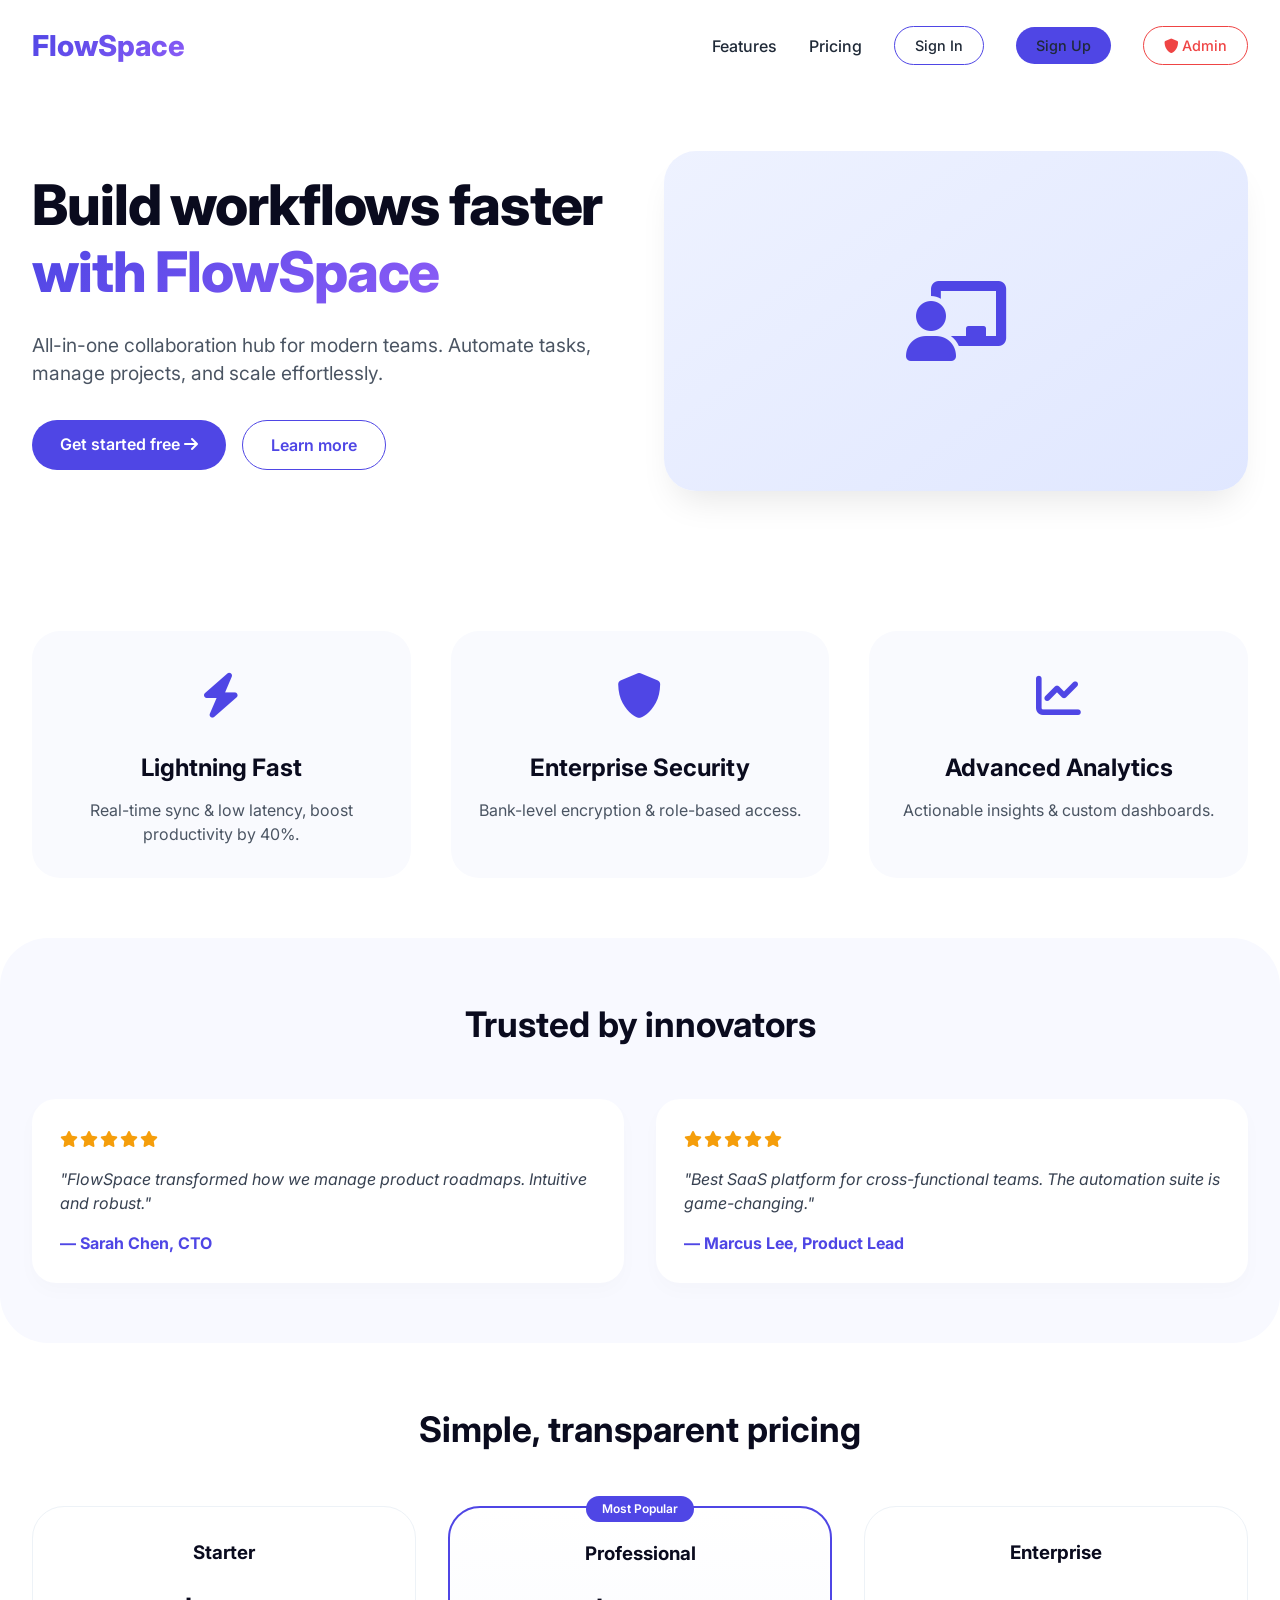
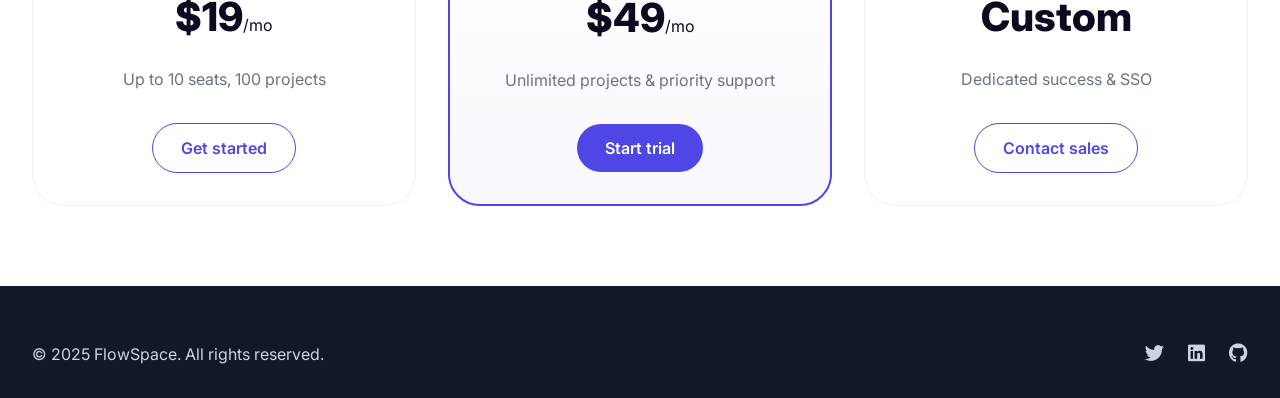
<file: index.html>
<!DOCTYPE html>
<html lang="en">
<head>
  <meta charset="UTF-8">
  <meta name="viewport" content="width=device-width, initial-scale=1.0">
  <title>FlowSpace | SaaS Collaboration Hub</title>
  <link href="https://fonts.googleapis.com/css2?family=Inter:opsz,wght@14..32,300;400;500;600;700;800&display=swap" rel="stylesheet">
  <link rel="stylesheet" href="https://cdnjs.cloudflare.com/ajax/libs/font-awesome/6.0.0-beta3/css/all.min.css">
  <link rel="stylesheet" href="style.css">
</head>
<body>
  <div class="container">
    <nav class="navbar">
      <a href="index.html" class="logo">FlowSpace</a>
      <div class="nav-links">
        <a href="features.html">Features</a>
        <a href="pricing.html">Pricing</a>
        <a href="login.html" class="btn-outline btn-small">Sign In</a>
        <a href="signup.html" class="btn-primary btn-small">Sign Up</a>
        <a href="admin-login.html" class="btn-outline btn-small" style="border-color: #EF4444; color: #EF4444;">
          <i class="fas fa-shield-alt"></i> Admin
        </a>
      </div>
    </nav>

    <div class="hero">
      <div class="hero-content">
        <h1>Build workflows faster <span>with FlowSpace</span></h1>
        <p>All-in-one collaboration hub for modern teams. Automate tasks, manage projects, and scale effortlessly.</p>
        <div class="hero-buttons">
          <a href="signup.html" class="btn-primary">Get started free <i class="fas fa-arrow-right"></i></a>
          <a href="features.html" class="btn-outline">Learn more</a>
        </div>
      </div>
      <div class="hero-image">
        <i class="fas fa-chalkboard-user"></i>
      </div>
    </div>
  </div>

  <div class="container">
    <div class="features-grid">
      <div class="feature-card">
        <div class="feature-icon"><i class="fas fa-bolt"></i></div>
        <h3>Lightning Fast</h3>
        <p>Real-time sync & low latency, boost productivity by 40%.</p>
      </div>
      <div class="feature-card">
        <div class="feature-icon"><i class="fas fa-shield-alt"></i></div>
        <h3>Enterprise Security</h3>
        <p>Bank-level encryption & role-based access.</p>
      </div>
      <div class="feature-card">
        <div class="feature-icon"><i class="fas fa-chart-line"></i></div>
        <h3>Advanced Analytics</h3>
        <p>Actionable insights & custom dashboards.</p>
      </div>
    </div>
  </div>

  <div class="testimonials">
    <div class="container">
      <h2 class="section-title">Trusted by innovators</h2>
      <div class="testimonial-grid">
        <div class="testimonial">
          <div class="stars"><i class="fas fa-star"></i><i class="fas fa-star"></i><i class="fas fa-star"></i><i class="fas fa-star"></i><i class="fas fa-star"></i></div>
          <p>"FlowSpace transformed how we manage product roadmaps. Intuitive and robust."</p>
          <h4>— Sarah Chen, CTO</h4>
        </div>
        <div class="testimonial">
          <div class="stars"><i class="fas fa-star"></i><i class="fas fa-star"></i><i class="fas fa-star"></i><i class="fas fa-star"></i><i class="fas fa-star"></i></div>
          <p>"Best SaaS platform for cross-functional teams. The automation suite is game-changing."</p>
          <h4>— Marcus Lee, Product Lead</h4>
        </div>
      </div>
    </div>
  </div>

  <div class="container">
    <h2 class="section-title">Simple, transparent pricing</h2>
    <div class="pricing-grid">
      <div class="price-card">
        <h3>Starter</h3>
        <div class="price">$19<span>/mo</span></div>
        <p>Up to 10 seats, 100 projects</p>
        <a href="signup.html" class="btn-outline">Get started</a>
      </div>
      <div class="price-card popular">
        <div class="popular-badge">Most Popular</div>
        <h3>Professional</h3>
        <div class="price">$49<span>/mo</span></div>
        <p>Unlimited projects & priority support</p>
        <a href="signup.html" class="btn-primary">Start trial</a>
      </div>
      <div class="price-card">
        <h3>Enterprise</h3>
        <div class="price">Custom</div>
        <p>Dedicated success & SSO</p>
        <a href="contact.html" class="btn-outline">Contact sales</a>
      </div>
    </div>
  </div>

  <footer>
    <div class="container">
      <div class="footer-content">
        <div>© 2025 FlowSpace. All rights reserved.</div>
        <div class="social-icons">
          <i class="fab fa-twitter"></i>
          <i class="fab fa-linkedin"></i>
          <i class="fab fa-github"></i>
        </div>
      </div>
    </div>
  </footer>
</body>
</html>
</file>
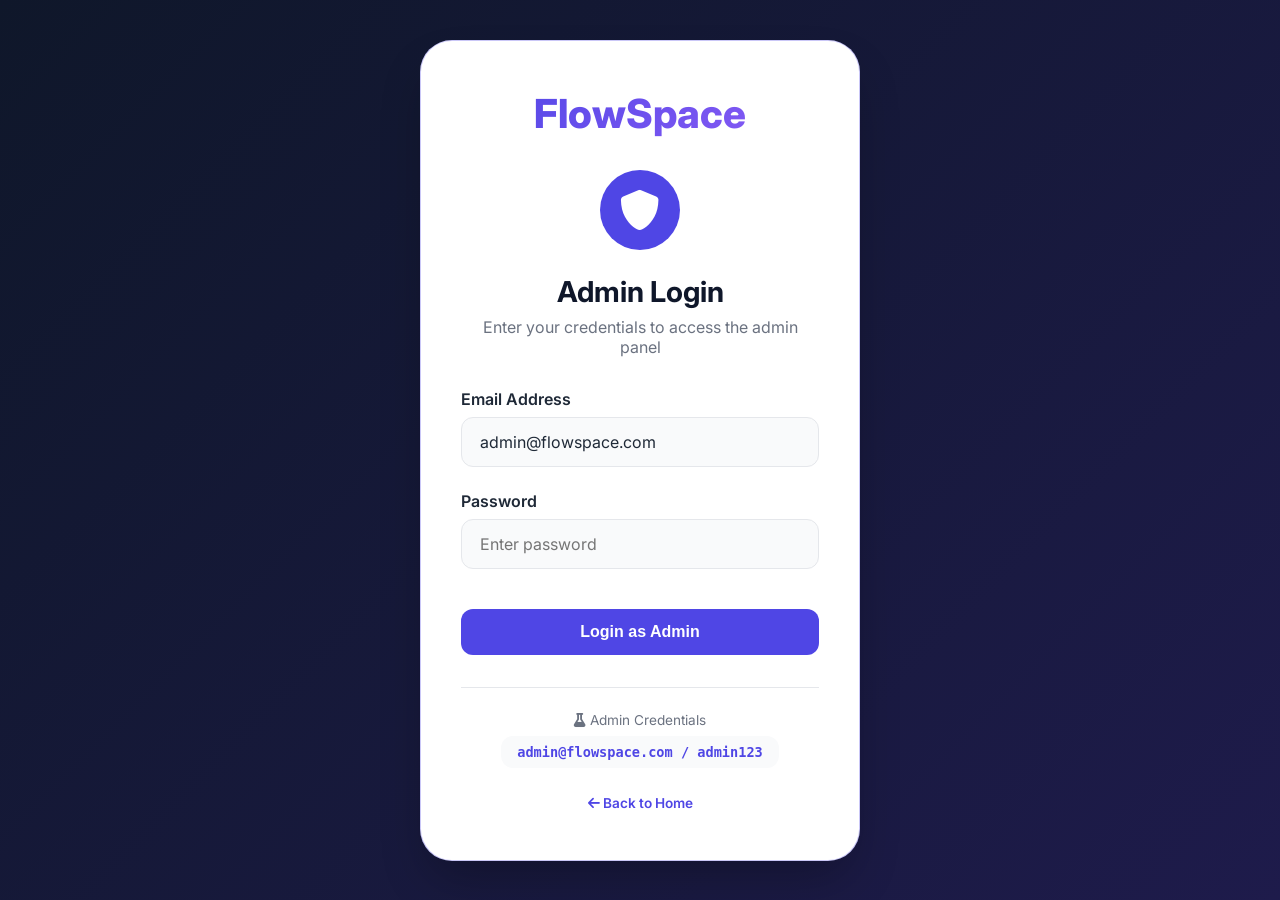
<file: admin-dashboard.html>
<!DOCTYPE html>
<html lang="en">
<head>
  <meta charset="UTF-8">
  <meta name="viewport" content="width=device-width, initial-scale=1.0">
  <title>FlowSpace | Admin Dashboard</title>
  <link href="https://fonts.googleapis.com/css2?family=Inter:opsz,wght@14..32,300;400;500;600;700;800&display=swap" rel="stylesheet">
  <link rel="stylesheet" href="https://cdnjs.cloudflare.com/ajax/libs/font-awesome/6.0.0-beta3/css/all.min.css">
  <style>
    * {
      margin: 0;
      padding: 0;
      box-sizing: border-box;
    }

    body {
      font-family: 'Inter', sans-serif;
      background: #F3F4F6;
      color: #1F2937;
    }

    /* Admin Layout */
    .admin-layout {
      display: flex;
      min-height: 100vh;
    }

    /* Sidebar */
    .sidebar {
      width: 280px;
      background: #0F172A;
      position: fixed;
      height: 100vh;
      overflow-y: auto;
      z-index: 100;
    }

    .sidebar-header {
      padding: 32px 24px;
      border-bottom: 1px solid rgba(255,255,255,0.1);
    }

    .sidebar-header .logo {
      font-size: 1.8rem;
      font-weight: 800;
      background: linear-gradient(135deg, #4F46E5, #8B5CF6);
      -webkit-background-clip: text;
      background-clip: text;
      color: transparent;
      text-decoration: none;
    }

    .sidebar-header p {
      font-size: 0.75rem;
      color: #9CA3AF;
      margin-top: 8px;
    }

    .sidebar-menu {
      padding: 24px;
    }

    .menu-item {
      display: flex;
      align-items: center;
      gap: 12px;
      padding: 12px 16px;
      margin-bottom: 8px;
      border-radius: 12px;
      color: #CFDFD9;
      cursor: pointer;
      transition: all 0.3s;
    }

    .menu-item:hover {
      background: rgba(79, 70, 229, 0.2);
      color: #4F46E5;
    }

    .menu-item.active {
      background: #4F46E5;
      color: white;
    }

    .menu-item i {
      width: 24px;
    }

    .logout-menu {
      margin-top: 40px;
      border-top: 1px solid rgba(255,255,255,0.1);
      padding-top: 24px;
    }

    .logout-menu .menu-item {
      color: #F87171;
    }

    .logout-menu .menu-item:hover {
      background: rgba(248, 113, 113, 0.1);
      color: #F87171;
    }

    /* Main Content */
    .main-content {
      flex: 1;
      margin-left: 280px;
      padding: 32px;
    }

    /* Welcome Banner */
    .welcome-banner {
      background: linear-gradient(135deg, #4F46E5, #8B5CF6);
      border-radius: 24px;
      padding: 32px;
      margin-bottom: 32px;
      color: white;
    }

    .welcome-banner h1 {
      font-size: 1.8rem;
      margin-bottom: 8px;
    }

    .welcome-banner p {
      opacity: 0.9;
    }

    .admin-badge {
      background: rgba(255, 255, 255, 0.2);
      display: inline-block;
      padding: 4px 12px;
      border-radius: 20px;
      font-size: 0.75rem;
      margin-top: 12px;
    }

    /* Stats Grid */
    .stats-grid {
      display: grid;
      grid-template-columns: repeat(4, 1fr);
      gap: 24px;
      margin-bottom: 32px;
    }

    .stat-card {
      background: white;
      border-radius: 20px;
      padding: 24px;
      border: 1px solid #E5E7EB;
      cursor: pointer;
      transition: all 0.3s;
    }

    .stat-card:hover {
      transform: translateY(-4px);
      border-color: #4F46E5;
      box-shadow: 0 10px 25px -5px rgba(0,0,0,0.05);
    }

    .stat-icon {
      font-size: 2rem;
      color: #4F46E5;
      margin-bottom: 16px;
    }

    .stat-value {
      font-size: 2rem;
      font-weight: 800;
      margin-bottom: 4px;
      color: #0F172A;
    }

    .stat-label {
      color: #6B7280;
      font-size: 0.85rem;
    }

    /* Cards */
    .card {
      background: white;
      border-radius: 24px;
      padding: 24px;
      margin-bottom: 32px;
      border: 1px solid #E5E7EB;
    }

    .card-header {
      display: flex;
      justify-content: space-between;
      align-items: center;
      margin-bottom: 20px;
      flex-wrap: wrap;
      gap: 16px;
    }

    .card-header h3 {
      font-size: 1.3rem;
      color: #0F172A;
    }

    .card-header h3 i {
      color: #4F46E5;
      margin-right: 8px;
    }

    /* Table */
    .users-table {
      overflow-x: auto;
    }

    table {
      width: 100%;
      border-collapse: collapse;
    }

    th, td {
      padding: 12px;
      text-align: left;
      border-bottom: 1px solid #E5E7EB;
    }

    th {
      color: #4F46E5;
      font-weight: 600;
    }

    .user-avatar {
      width: 32px;
      height: 32px;
      background: #4F46E5;
      border-radius: 50%;
      display: inline-flex;
      align-items: center;
      justify-content: center;
      margin-right: 10px;
      font-weight: bold;
      color: white;
      font-size: 0.8rem;
    }

    .user-cell {
      display: flex;
      align-items: center;
    }

    .status-active {
      color: #22C55E;
      font-weight: 600;
    }

    .status-inactive {
      color: #EF4444;
      font-weight: 600;
    }

    .btn-edit {
      background: transparent;
      border: 1px solid #4F46E5;
      color: #4F46E5;
      padding: 4px 12px;
      border-radius: 20px;
      cursor: pointer;
      margin-right: 8px;
      transition: all 0.2s;
    }

    .btn-edit:hover {
      background: #4F46E5;
      color: white;
    }

    .btn-delete {
      background: transparent;
      border: 1px solid #EF4444;
      color: #EF4444;
      padding: 4px 12px;
      border-radius: 20px;
      cursor: pointer;
      transition: all 0.2s;
    }

    .btn-delete:hover {
      background: #EF4444;
      color: white;
    }

    /* Modal */
    .modal {
      display: none;
      position: fixed;
      top: 0;
      left: 0;
      width: 100%;
      height: 100%;
      background: rgba(0, 0, 0, 0.8);
      z-index: 1000;
      justify-content: center;
      align-items: center;
    }

    .modal-content {
      background: white;
      border-radius: 24px;
      padding: 32px;
      max-width: 500px;
      width: 90%;
      border: 1px solid #4F46E5;
    }

    .modal-content h3 {
      margin-bottom: 20px;
      color: #0F172A;
    }

    .modal-content input,
    .modal-content select {
      width: 100%;
      padding: 12px;
      border-radius: 12px;
      border: 1px solid #E5E7EB;
      background: #F9FAFB;
      color: #1F2937;
      margin-bottom: 16px;
      font-family: inherit;
    }

    .modal-buttons {
      display: flex;
      gap: 12px;
      justify-content: flex-end;
    }

    .btn-cancel {
      background: #E5E7EB;
      color: #1F2937;
      border: none;
      padding: 10px 20px;
      border-radius: 12px;
      cursor: pointer;
    }

    .btn-save {
      background: #4F46E5;
      color: white;
      border: none;
      padding: 10px 20px;
      border-radius: 12px;
      cursor: pointer;
      font-weight: 600;
    }

    /* Quick Actions */
    .actions-grid {
      display: grid;
      grid-template-columns: repeat(4, 1fr);
      gap: 16px;
    }

    .action-card {
      background: #F9FAFB;
      border-radius: 16px;
      padding: 20px;
      text-align: center;
      cursor: pointer;
      transition: all 0.3s;
      border: 1px solid #E5E7EB;
    }

    .action-card:hover {
      border-color: #4F46E5;
      transform: translateY(-4px);
    }

    .action-card i {
      font-size: 2rem;
      color: #4F46E5;
      margin-bottom: 12px;
    }

    .action-card p {
      font-size: 0.85rem;
    }

    /* Menu Toggle */
    .menu-toggle {
      display: none;
      position: fixed;
      top: 20px;
      left: 20px;
      z-index: 101;
      background: #4F46E5;
      border: none;
      color: white;
      padding: 10px 15px;
      border-radius: 8px;
      cursor: pointer;
    }

    /* Responsive */
    @media (max-width: 1024px) {
      .stats-grid {
        grid-template-columns: repeat(2, 1fr);
      }
      .actions-grid {
        grid-template-columns: repeat(2, 1fr);
      }
    }

    @media (max-width: 768px) {
      .sidebar {
        transform: translateX(-100%);
        transition: transform 0.3s;
      }
      .sidebar.open {
        transform: translateX(0);
      }
      .main-content {
        margin-left: 0;
        padding: 20px;
      }
      .stats-grid {
        grid-template-columns: 1fr;
      }
      .actions-grid {
        grid-template-columns: 1fr;
      }
      .menu-toggle {
        display: block;
      }
    }
  </style>
</head>
<body>

<script>
  // Check if admin is logged in
  const adminLoggedIn = sessionStorage.getItem('adminLoggedIn') || localStorage.getItem('adminLoggedIn');
  
  if (!adminLoggedIn) {
    alert('⚠️ Please login as admin first!');
    window.location.href = 'admin-login.html';
  }
</script>

<button class="menu-toggle" id="menuToggle">☰ Menu</button>

<div class="admin-layout">
  <!-- Sidebar -->
  <aside class="sidebar" id="sidebar">
    <div class="sidebar-header">
      <a href="admin-dashboard.html" class="logo">FlowSpace</a>
      <p>Admin Panel</p>
    </div>
    <div class="sidebar-menu">
      <div class="menu-item active" data-section="dashboard">
        <i class="fas fa-tachometer-alt"></i> Dashboard
      </div>
      <div class="menu-item" data-section="users">
        <i class="fas fa-users"></i> Users
      </div>
      <div class="logout-menu">
        <div class="menu-item" onclick="adminLogout()">
          <i class="fas fa-sign-out-alt"></i> Logout
        </div>
      </div>
    </div>
  </aside>

  <!-- Main Content -->
  <main class="main-content">
    <!-- Welcome Banner -->
    <div class="welcome-banner">
      <h1>Welcome back, Admin! 👑</h1>
      <p>Here's what's happening with your platform today.</p>
      <div class="admin-badge">
        <i class="fas fa-shield-alt"></i> Administrator Access
      </div>
    </div>

    <!-- Stats Cards -->
    <div class="stats-grid">
      <div class="stat-card" onclick="showDetails('users')">
        <div class="stat-icon"><i class="fas fa-users"></i></div>
        <div class="stat-value" id="totalUsers">0</div>
        <div class="stat-label">Total Users</div>
      </div>
      <div class="stat-card" onclick="showDetails('active')">
        <div class="stat-icon"><i class="fas fa-user-check"></i></div>
        <div class="stat-value" id="activeUsers">0</div>
        <div class="stat-label">Active Users</div>
      </div>
      <div class="stat-card" onclick="showDetails('revenue')">
        <div class="stat-icon"><i class="fas fa-dollar-sign"></i></div>
        <div class="stat-value">$12,480</div>
        <div class="stat-label">Monthly Revenue</div>
      </div>
      <div class="stat-card" onclick="showDetails('trials')">
        <div class="stat-icon"><i class="fas fa-rocket"></i></div>
        <div class="stat-value" id="activeTrials">0</div>
        <div class="stat-label">Active Trials</div>
      </div>
    </div>

    <!-- User Management Table -->
    <div class="card" id="usersSection">
      <div class="card-header">
        <h3><i class="fas fa-users-cog"></i> User Management</h3>
        <a onclick="openAddUserModal()" style="color: #4F46E5; cursor: pointer; font-weight: 600;"><i class="fas fa-plus"></i> Add User</a>
      </div>
      <div class="users-table">
        <table id="usersTable">
          <thead>
            <tr>
              <th>User</th>
              <th>Email</th>
              <th>Company</th>
              <th>Status</th>
              <th>Joined</th>
              <th>Actions</th>
            </tr>
          </thead>
          <tbody id="usersTableBody">
            <!-- Users will be loaded dynamically -->
          </tbody>
        </table>
      </div>
    </div>

    <!-- Quick Actions -->
    <div class="card">
      <div class="card-header">
        <h3><i class="fas fa-bolt"></i> Quick Actions</h3>
      </div>
      <div class="actions-grid">
        <div class="action-card" onclick="sendAnnouncement()">
          <i class="fas fa-bullhorn"></i>
          <p>Send Announcement</p>
        </div>
        <div class="action-card" onclick="exportData()">
          <i class="fas fa-download"></i>
          <p>Export Users Data</p>
        </div>
        <div class="action-card" onclick="viewReports()">
          <i class="fas fa-chart-bar"></i>
          <p>View Reports</p>
        </div>
        <div class="action-card" onclick="manageSettings()">
          <i class="fas fa-cog"></i>
          <p>Settings</p>
        </div>
      </div>
    </div>
  </main>
</div>

<!-- Add/Edit User Modal -->
<div id="userModal" class="modal">
  <div class="modal-content">
    <h3 id="modalTitle">Add New User</h3>
    <input type="text" id="userFirstName" placeholder="First Name">
    <input type="text" id="userLastName" placeholder="Last Name">
    <input type="email" id="userEmail" placeholder="Email Address">
    <input type="text" id="userCompany" placeholder="Company">
    <select id="userStatus">
      <option value="active">Active</option>
      <option value="inactive">Inactive</option>
    </select>
    <div class="modal-buttons">
      <button class="btn-cancel" onclick="closeModal()">Cancel</button>
      <button class="btn-save" onclick="saveUser()">Save User</button>
    </div>
  </div>
</div>

<script>
  // Load users from localStorage
  let users = JSON.parse(localStorage.getItem('flowspace_users') || '[]');
  let editUserId = null;

  function loadUsers() {
    const tbody = document.getElementById('usersTableBody');
    if (!tbody) return;
    
    tbody.innerHTML = '';
    users.forEach(user => {
      const row = tbody.insertRow();
      const initials = (user.firstName?.[0] || 'U') + (user.lastName?.[0] || '');
      const statusClass = user.status === 'active' ? 'status-active' : 'status-inactive';
      row.innerHTML = `
        <td><div class="user-cell"><span class="user-avatar">${initials}</span> ${user.firstName || ''} ${user.lastName || ''}</div></td>
        <td>${user.email}</td>
        <td>${user.company || 'Individual'}</td>
        <td class="${statusClass}">${user.status || 'active'}</td>
        <td>${user.joinDate ? new Date(user.joinDate).toLocaleDateString() : 'N/A'}</td>
        <td>
          <button class="btn-edit" onclick="editUser(${user.id})">Edit</button>
          <button class="btn-delete" onclick="deleteUser(${user.id})">Delete</button>
        </td>
      `;
    });
    
    // Update stats
    document.getElementById('totalUsers').innerText = users.length;
    const activeCount = users.filter(u => u.status === 'active').length;
    document.getElementById('activeUsers').innerText = activeCount;
    const trialCount = users.filter(u => u.joinDate && new Date(u.joinDate) > new Date(Date.now() - 14*24*60*60*1000)).length;
    document.getElementById('activeTrials').innerText = trialCount;
  }

  function showDetails(type) {
    if (type === 'users') {
      alert(`📊 Total Users: ${users.length}\n🟢 Active: ${users.filter(u => u.status === 'active').length}\n📈 New this month: ${users.filter(u => u.joinDate && new Date(u.joinDate) > new Date(Date.now() - 30*24*60*60*1000)).length}`);
    } else if (type === 'active') {
      alert(`🟢 Active users: ${users.filter(u => u.status === 'active').length}\n⏰ Most active time: 10 AM - 2 PM`);
    } else if (type === 'revenue') {
      alert("💰 Monthly Revenue: $12,480\n📈 ↑ 23% from last month");
    } else if (type === 'trials') {
      alert(`🚀 Active Trials: ${users.filter(u => u.joinDate && new Date(u.joinDate) > new Date(Date.now() - 14*24*60*60*1000)).length}\n📊 Conversion rate: 68%`);
    }
  }

  function openAddUserModal() {
    editUserId = null;
    document.getElementById('modalTitle').innerText = 'Add New User';
    document.getElementById('userFirstName').value = '';
    document.getElementById('userLastName').value = '';
    document.getElementById('userEmail').value = '';
    document.getElementById('userCompany').value = '';
    document.getElementById('userStatus').value = 'active';
    document.getElementById('userModal').style.display = 'flex';
  }

  function editUser(id) {
    const user = users.find(u => u.id === id);
    if (user) {
      editUserId = id;
      document.getElementById('modalTitle').innerText = 'Edit User';
      document.getElementById('userFirstName').value = user.firstName || '';
      document.getElementById('userLastName').value = user.lastName || '';
      document.getElementById('userEmail').value = user.email;
      document.getElementById('userCompany').value = user.company || '';
      document.getElementById('userStatus').value = user.status || 'active';
      document.getElementById('userModal').style.display = 'flex';
    }
  }

  function deleteUser(id) {
    if (confirm('⚠️ Are you sure you want to delete this user?')) {
      users = users.filter(u => u.id !== id);
      localStorage.setItem('flowspace_users', JSON.stringify(users));
      loadUsers();
      alert('✅ User deleted successfully!');
    }
  }

  function closeModal() {
    document.getElementById('userModal').style.display = 'none';
    editUserId = null;
  }

  function saveUser() {
    const firstName = document.getElementById('userFirstName').value;
    const lastName = document.getElementById('userLastName').value;
    const email = document.getElementById('userEmail').value;
    const company = document.getElementById('userCompany').value;
    const status = document.getElementById('userStatus').value;
    
    if (!firstName || !lastName || !email) {
      alert('Please fill in all required fields');
      return;
    }
    
    if (editUserId) {
      // Edit existing user
      const index = users.findIndex(u => u.id === editUserId);
      if (index !== -1) {
        users[index] = { ...users[index], firstName, lastName, email, company, status };
      }
      alert('✅ User updated successfully!');
    } else {
      // Add new user
      const newId = users.length > 0 ? Math.max(...users.map(u => u.id)) + 1 : 1;
      users.push({
        id: newId,
        firstName,
        lastName,
        email,
        company: company || 'Individual',
        status,
        role: 'user',
        joinDate: new Date().toISOString(),
        password: 'password123'
      });
      alert('✅ User added successfully!');
    }
    
    localStorage.setItem('flowspace_users', JSON.stringify(users));
    loadUsers();
    closeModal();
  }

  function sendAnnouncement() {
    let message = prompt('📢 Enter your announcement message:');
    if (message) {
      alert(`✅ Announcement sent to all ${users.length} users!`);
    }
  }

  function exportData() {
    let csv = 'First Name,Last Name,Email,Company,Status,Join Date\n';
    users.forEach(user => {
      csv += `${user.firstName || ''},${user.lastName || ''},${user.email},${user.company || 'Individual'},${user.status || 'active'},${user.joinDate ? new Date(user.joinDate).toLocaleDateString() : 'N/A'}\n`;
    });
    const blob = new Blob([csv], { type: 'text/csv' });
    const url = URL.createObjectURL(blob);
    const a = document.createElement('a');
    a.href = url;
    a.download = 'flowspace-users.csv';
    a.click();
    URL.revokeObjectURL(url);
    alert('📥 Export complete!');
  }

  function viewReports() {
    alert('📊 Opening detailed analytics report...\n📈 Revenue up 23%\n👥 User growth: +15%');
  }

  function manageSettings() {
    alert('⚙️ Settings panel coming soon!');
  }

  function adminLogout() {
    if (confirm('⚠️ Are you sure you want to logout?')) {
      sessionStorage.removeItem('adminLoggedIn');
      localStorage.removeItem('adminLoggedIn');
      alert('✅ Logged out successfully!');
      window.location.href = 'admin-login.html';
    }
  }

  // Close modal when clicking outside
  window.onclick = function(event) {
    const modal = document.getElementById('userModal');
    if (event.target === modal) {
      closeModal();
    }
  }

  // Mobile menu toggle
  const menuToggle = document.getElementById('menuToggle');
  const sidebar = document.getElementById('sidebar');
  
  if (menuToggle) {
    menuToggle.addEventListener('click', function() {
      sidebar.classList.toggle('open');
    });
  }

  // Load users on page load
  document.addEventListener('DOMContentLoaded', function() {
    loadUsers();
  });
</script>
</body>
</html>
</file>
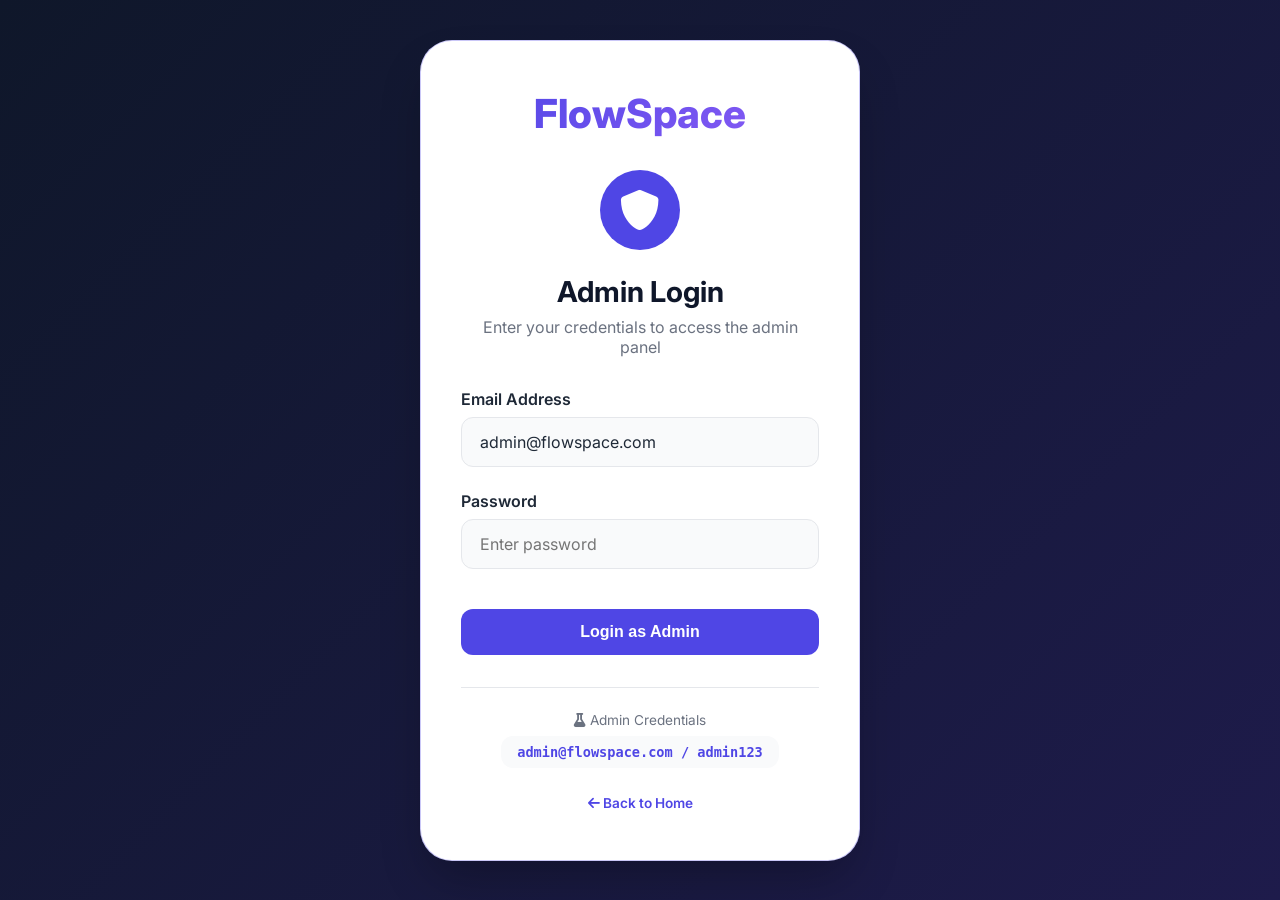
<file: admin-login.html>
<!DOCTYPE html>
<html lang="en">
<head>
  <meta charset="UTF-8">
  <meta name="viewport" content="width=device-width, initial-scale=1.0">
  <title>FlowSpace | Admin Login</title>
  <link href="https://fonts.googleapis.com/css2?family=Inter:opsz,wght@14..32,300;400;500;600;700;800&display=swap" rel="stylesheet">
  <link rel="stylesheet" href="https://cdnjs.cloudflare.com/ajax/libs/font-awesome/6.0.0-beta3/css/all.min.css">
  <style>
    * {
      margin: 0;
      padding: 0;
      box-sizing: border-box;
    }

    body {
      font-family: 'Inter', sans-serif;
      background: linear-gradient(135deg, #0F172A 0%, #1E1B4B 100%);
      min-height: 100vh;
      display: flex;
      align-items: center;
      justify-content: center;
    }

    .admin-login-container {
      width: 100%;
      max-width: 480px;
      padding: 20px;
    }

    .login-card {
      background: white;
      border-radius: 32px;
      padding: 48px 40px;
      border: 1px solid rgba(79, 70, 229, 0.3);
      box-shadow: 0 25px 50px -12px rgba(0,0,0,0.3);
    }

    .logo {
      text-align: center;
      margin-bottom: 32px;
    }

    .logo h1 {
      font-size: 2.5rem;
      font-weight: 800;
      background: linear-gradient(135deg, #4F46E5, #8B5CF6);
      -webkit-background-clip: text;
      background-clip: text;
      color: transparent;
    }

    .admin-icon {
      background: #4F46E5;
      width: 80px;
      height: 80px;
      border-radius: 50%;
      display: flex;
      align-items: center;
      justify-content: center;
      margin: 0 auto 24px;
    }

    .admin-icon i {
      font-size: 2.5rem;
      color: white;
    }

    .login-card h2 {
      color: #0F172A;
      text-align: center;
      font-size: 1.8rem;
      margin-bottom: 8px;
    }

    .login-card p {
      color: #6B7280;
      text-align: center;
      margin-bottom: 32px;
    }

    .input-group {
      margin-bottom: 24px;
    }

    .input-group label {
      display: block;
      color: #1F2937;
      font-weight: 600;
      margin-bottom: 8px;
    }

    .input-group input {
      width: 100%;
      padding: 14px 18px;
      background: #F9FAFB;
      border: 1px solid #E5E7EB;
      border-radius: 12px;
      color: #1F2937;
      font-size: 1rem;
      font-family: inherit;
    }

    .input-group input:focus {
      outline: none;
      border-color: #4F46E5;
    }

    .login-btn {
      width: 100%;
      background: #4F46E5;
      color: white;
      border: none;
      padding: 14px;
      border-radius: 12px;
      font-size: 1rem;
      font-weight: 700;
      cursor: pointer;
      transition: all 0.3s;
      margin-top: 16px;
    }

    .login-btn:hover {
      background: #4338CA;
    }

    .error-message {
      background: #FEE2E2;
      border: 1px solid #EF4444;
      color: #DC2626;
      padding: 12px;
      border-radius: 12px;
      margin-bottom: 20px;
      display: none;
      text-align: center;
    }

    .demo-credentials {
      margin-top: 32px;
      padding-top: 24px;
      border-top: 1px solid #E5E7EB;
      text-align: center;
    }

    .demo-credentials p {
      color: #6B7280;
      font-size: 0.85rem;
      margin-bottom: 8px;
    }

    .demo-credentials code {
      background: #F9FAFB;
      padding: 8px 16px;
      border-radius: 12px;
      display: inline-block;
      color: #4F46E5;
      font-size: 0.85rem;
      font-weight: 600;
    }

    .back-link {
      text-align: center;
      margin-top: 24px;
    }

    .back-link a {
      color: #4F46E5;
      text-decoration: none;
      font-size: 0.85rem;
      font-weight: 600;
    }

    .back-link a:hover {
      text-decoration: underline;
    }
  </style>
</head>
<body>
  <div class="admin-login-container">
    <div class="login-card">
      <div class="logo">
        <h1>FlowSpace</h1>
      </div>
      <div class="admin-icon">
        <i class="fas fa-shield-alt"></i>
      </div>
      <h2>Admin Login</h2>
      <p>Enter your credentials to access the admin panel</p>
      
      <div id="errorMessage" class="error-message">
        <i class="fas fa-exclamation-triangle"></i> Invalid email or password
      </div>
      
      <form id="adminLoginForm">
        <div class="input-group">
          <label>Email Address</label>
          <input type="email" id="adminEmail" placeholder="admin@flowspace.com" value="admin@flowspace.com">
        </div>
        <div class="input-group">
          <label>Password</label>
          <input type="password" id="adminPassword" placeholder="Enter password" required>
        </div>
        <button type="submit" class="login-btn">Login as Admin</button>
      </form>
      
      <div class="demo-credentials">
        <p><i class="fas fa-flask"></i> Admin Credentials</p>
        <code>admin@flowspace.com / admin123</code>
      </div>
      
      <div class="back-link">
        <a href="index.html"><i class="fas fa-arrow-left"></i> Back to Home</a>
      </div>
    </div>
  </div>

  <script>
    const ADMIN_EMAIL = "abdulsamadsuleiman113@gmail.com";
    const ADMIN_PASSWORD = "admin123";
    
    // Clear any existing admin sessions on login page
    sessionStorage.removeItem('adminLoggedIn');
    
    document.getElementById('adminLoginForm').addEventListener('submit', function(e) {
      e.preventDefault();
      
      const email = document.getElementById('adminEmail').value;
      const password = document.getElementById('adminPassword').value;
      const errorDiv = document.getElementById('errorMessage');
      
      if (email === ADMIN_EMAIL && password === ADMIN_PASSWORD) {
        sessionStorage.setItem('adminLoggedIn', 'true');
        localStorage.setItem('adminLoggedIn', 'true');
        localStorage.setItem('adminEmail', email);
        window.location.href = "admin-dashboard.html";
      } else {
        errorDiv.style.display = 'block';
        document.getElementById('adminPassword').value = '';
        setTimeout(() => {
          errorDiv.style.display = 'none';
        }, 3000);
      }
    });
  </script>
</body>
</html>
</file>
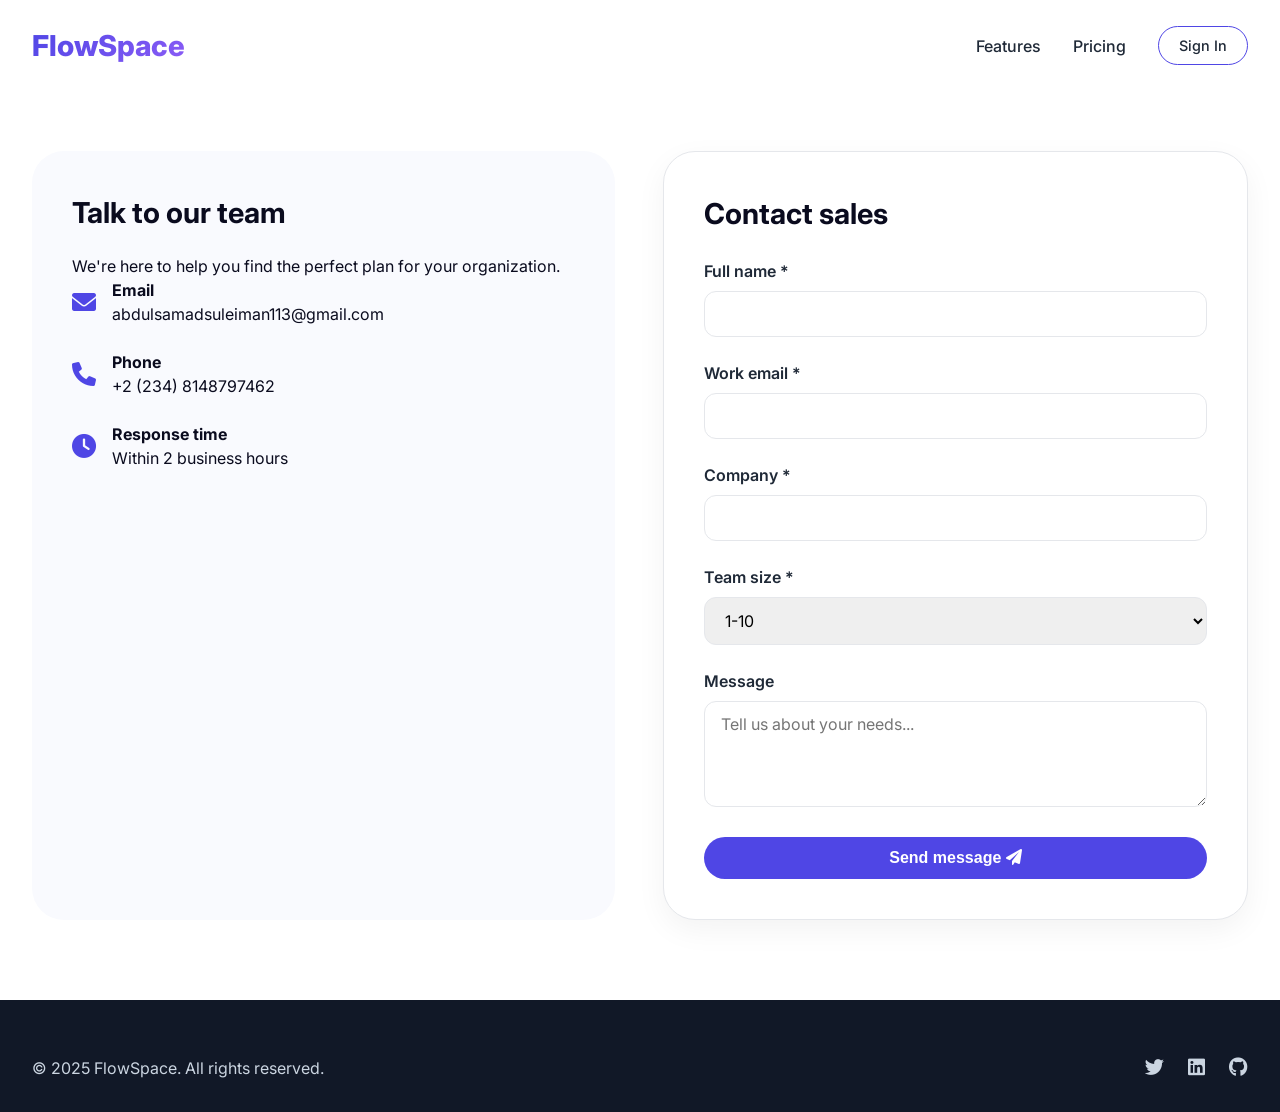
<file: contact.html>
<!DOCTYPE html>
<html lang="en">
<head>
  <meta charset="UTF-8">
  <meta name="viewport" content="width=device-width, initial-scale=1.0">
  <title>FlowSpace | Contact Sales</title>
  <link href="https://fonts.googleapis.com/css2?family=Inter:opsz,wght@14..32,300;400;500;600;700;800&display=swap" rel="stylesheet">
  <link rel="stylesheet" href="https://cdnjs.cloudflare.com/ajax/libs/font-awesome/6.0.0-beta3/css/all.min.css">
  <link rel="stylesheet" href="style.css">
  <style>
    .contact-wrapper {
      display: flex;
      gap: 48px;
      margin: 60px 0;
      flex-wrap: wrap;
    }
    .contact-info {
      flex: 1;
      background: #F9FAFE;
      border-radius: 32px;
      padding: 40px;
    }
    .contact-form {
      flex: 1;
      background: white;
      border-radius: 32px;
      padding: 40px;
      box-shadow: 0 10px 30px rgba(0,0,0,0.05);
      border: 1px solid #E5E7EB;
    }
    .contact-info h2 {
      font-size: 1.8rem;
      margin-bottom: 20px;
      color: #0A0B1E;
    }
    .info-item {
      display: flex;
      align-items: center;
      gap: 16px;
      margin-bottom: 24px;
    }
    .info-item i {
      font-size: 1.5rem;
      color: #4F46E5;
    }
    .form-group {
      margin-bottom: 24px;
    }
    .form-group label {
      display: block;
      font-weight: 600;
      margin-bottom: 8px;
      color: #1F2937;
    }
    .form-group input,
    .form-group select,
    .form-group textarea {
      width: 100%;
      padding: 12px 16px;
      border: 1px solid #E5E7EB;
      border-radius: 12px;
      font-family: inherit;
      font-size: 1rem;
    }
    .form-group input:focus,
    .form-group select:focus,
    .form-group textarea:focus {
      outline: none;
      border-color: #4F46E5;
    }
    .contact-form h2 {
      font-size: 1.8rem;
      margin-bottom: 24px;
      color: #0A0B1E;
    }
    .success-message {
      background: #D1FAE5;
      color: #065F46;
      padding: 12px;
      border-radius: 12px;
      margin-bottom: 20px;
      display: none;
      text-align: center;
    }
    @media (max-width: 768px) {
      .contact-wrapper { flex-direction: column; }
      .contact-info, .contact-form { padding: 32px 24px; }
    }
  </style>
</head>
<body>

<div class="container">
  <nav class="navbar">
    <a href="index.html" class="logo">FlowSpace</a>
    <div class="nav-links">
      <a href="features.html">Features</a>
      <a href="pricing.html">Pricing</a>
      <a href="login.html" class="btn-outline btn-small">Sign In</a>
    </div>
  </nav>
</div>

<main>
  <div class="container">
    <div class="contact-wrapper">
      <div class="contact-info">
        <h2>Talk to our team</h2>
        <p>We're here to help you find the perfect plan for your organization.</p>
        
        <div class="info-item">
          <i class="fas fa-envelope"></i>
          <div><h4>Email</h4><p>abdulsamadsuleiman113@gmail.com</p></div>
        </div>
        <div class="info-item">
          <i class="fas fa-phone"></i>
          <div><h4>Phone</h4><p>+2 (234) 8148797462</p></div>
        </div>
        <div class="info-item">
          <i class="fas fa-clock"></i>
          <div><h4>Response time</h4><p>Within 2 business hours</p></div>
        </div>
      </div>

      <div class="contact-form">
        <h2>Contact sales</h2>
        <div id="successMessage" class="success-message">
          <i class="fas fa-check-circle"></i> Thank you! A sales representative will contact you shortly.
        </div>
        <form id="contactForm">
          <div class="form-group">
            <label>Full name *</label>
            <input type="text" id="fullName" required>
          </div>
          <div class="form-group">
            <label>Work email *</label>
            <input type="email" id="email" required>
          </div>
          <div class="form-group">
            <label>Company *</label>
            <input type="text" id="company" required>
          </div>
          <div class="form-group">
            <label>Team size *</label>
            <select id="teamSize" required>
              <option>1-10</option>
              <option>11-50</option>
              <option>51-200</option>
              <option>201-500</option>
              <option>500+</option>
            </select>
          </div>
          <div class="form-group">
            <label>Message</label>
            <textarea id="message" rows="4" placeholder="Tell us about your needs..."></textarea>
          </div>
          <button type="submit" class="btn-primary" style="width: 100%;">Send message <i class="fas fa-paper-plane"></i></button>
        </form>
      </div>
    </div>
  </div>
</main>

<footer>
  <div class="container">
    <div class="footer-content">
      <div>© 2025 FlowSpace. All rights reserved.</div>
      <div class="social-icons">
        <i class="fab fa-twitter"></i>
        <i class="fab fa-linkedin"></i>
        <i class="fab fa-github"></i>
      </div>
    </div>
  </div>
</footer>

<script>
  document.getElementById('contactForm').addEventListener('submit', function(e) {
    e.preventDefault();
    const fullName = document.getElementById('fullName').value;
    const successDiv = document.getElementById('successMessage');
    successDiv.style.display = 'block';
    alert(`Thank you ${fullName}! Our sales team will contact you within 24 hours.`);
    setTimeout(() => {
      successDiv.style.display = 'none';
      this.reset();
    }, 3000);
  });
</script>
</body>
</html>
</file>
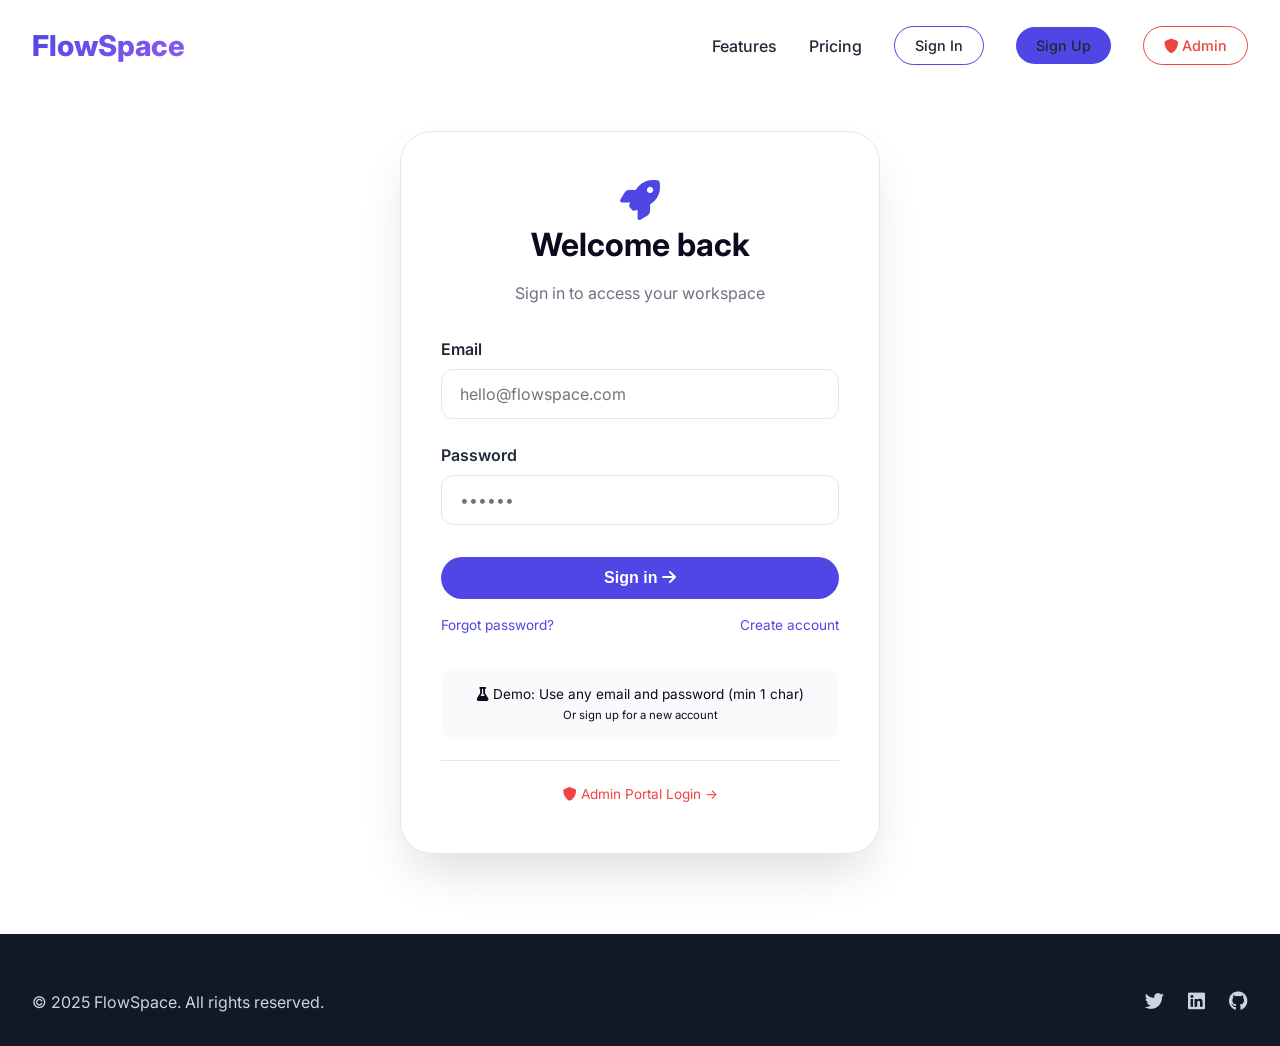
<file: dashboard.html>
<!DOCTYPE html>
<html lang="en">
<head>
  <meta charset="UTF-8">
  <meta name="viewport" content="width=device-width, initial-scale=1.0">
  <title>FlowSpace | Dashboard</title>
  <link href="https://fonts.googleapis.com/css2?family=Inter:opsz,wght@14..32,300;400;500;600;700;800&display=swap" rel="stylesheet">
  <link rel="stylesheet" href="https://cdnjs.cloudflare.com/ajax/libs/font-awesome/6.0.0-beta3/css/all.min.css">
  <link rel="stylesheet" href="style.css">
  <style>
    .dashboard-header {
      background: linear-gradient(135deg, #4F46E5, #8B5CF6);
      border-radius: 32px;
      padding: 40px;
      margin: 40px 0;
      color: white;
    }
    .stats-grid {
      display: grid;
      grid-template-columns: repeat(auto-fit, minmax(240px, 1fr));
      gap: 24px;
      margin: 40px 0;
    }
    .stat-card {
      background: white;
      border-radius: 24px;
      padding: 24px;
      box-shadow: 0 4px 12px rgba(0,0,0,0.05);
      border: 1px solid #E5E7EB;
    }
    .stat-card h3 {
      font-size: 0.9rem;
      color: #6B7280;
      margin-bottom: 12px;
    }
    .stat-number {
      font-size: 2.5rem;
      font-weight: 800;
      color: #4F46E5;
    }
    .section-card {
      background: white;
      border-radius: 28px;
      padding: 32px;
      margin-bottom: 32px;
      border: 1px solid #E5E7EB;
    }
    .section-title-dash {
      font-size: 1.5rem;
      margin-bottom: 24px;
      display: flex;
      justify-content: space-between;
      align-items: center;
      flex-wrap: wrap;
      gap: 16px;
    }
    .project-list {
      display: grid;
      gap: 16px;
    }
    .project-item {
      display: flex;
      justify-content: space-between;
      align-items: center;
      padding: 16px;
      background: #F9FAFB;
      border-radius: 20px;
      flex-wrap: wrap;
      gap: 16px;
    }
    .project-info h4 {
      margin-bottom: 4px;
    }
    .project-info p {
      font-size: 0.85rem;
      color: #6B7280;
    }
    .progress-bar {
      width: 200px;
      height: 8px;
      background: #E5E7EB;
      border-radius: 10px;
      overflow: hidden;
    }
    .progress-fill {
      height: 100%;
      background: #4F46E5;
      border-radius: 10px;
    }
    .logout-btn {
      background: #EF4444;
      color: white;
      border: none;
      padding: 8px 20px;
      border-radius: 40px;
      cursor: pointer;
      font-weight: 600;
      transition: all 0.2s;
    }
    .logout-btn:hover {
      background: #DC2626;
      transform: translateY(-2px);
    }
    @media (max-width: 768px) {
      .dashboard-header { padding: 24px; }
      .stat-card { padding: 16px; }
      .project-item { flex-direction: column; text-align: center; }
    }
  </style>
</head>
<body>

<div class="container">
  <nav class="navbar">
    <a href="index.html" class="logo">FlowSpace</a>
    <div class="nav-links">
      <a href="features.html">Features</a>
      <a href="pricing.html">Pricing</a>
      <button onclick="logout()" class="logout-btn"><i class="fas fa-sign-out-alt"></i> Logout</button>
    </div>
  </nav>
</div>

<main>
  <div class="container">
    <div class="dashboard-header" id="welcomeHeader">
      <h1 id="welcomeMessage">Welcome back! 👋</h1>
      <p>Your workspace is ready. Here's what's happening today.</p>
    </div>

    <div class="stats-grid">
      <div class="stat-card">
        <h3><i class="fas fa-folder"></i> Active Projects</h3>
        <div class="stat-number">4</div>
      </div>
      <div class="stat-card">
        <h3><i class="fas fa-users"></i> Team Members</h3>
        <div class="stat-number">8</div>
      </div>
      <div class="stat-card">
        <h3><i class="fas fa-check-circle"></i> Tasks Completed</h3>
        <div class="stat-number">47</div>
      </div>
      <div class="stat-card">
        <h3><i class="fas fa-clock"></i> Hours Saved</h3>
        <div class="stat-number">23</div>
      </div>
    </div>

    <div class="section-card">
      <div class="section-title-dash">
        <h2>📋 Active projects</h2>
        <a href="#" style="color: #4F46E5; font-weight: 600;" onclick="alert('Create new project feature coming soon!')">Create new →</a>
      </div>
      <div class="project-list">
        <div class="project-item">
          <div class="project-info">
            <h4>Mobile App Redesign</h4>
            <p>Due: Dec 15, 2025 • 8 tasks remaining</p>
          </div>
          <div class="progress-bar">
            <div class="progress-fill" style="width: 65%"></div>
          </div>
          <span style="font-weight: 600; color: #4F46E5;">65%</span>
        </div>
        <div class="project-item">
          <div class="project-info">
            <h4>Marketing Website Launch</h4>
            <p>Due: Jan 10, 2026 • 12 tasks remaining</p>
          </div>
          <div class="progress-bar">
            <div class="progress-fill" style="width: 30%"></div>
          </div>
          <span style="font-weight: 600; color: #4F46E5;">30%</span>
        </div>
        <div class="project-item">
          <div class="project-info">
            <h4>API Integration</h4>
            <p>Due: Nov 30, 2025 • 3 tasks remaining</p>
          </div>
          <div class="progress-bar">
            <div class="progress-fill" style="width: 85%"></div>
          </div>
          <span style="font-weight: 600; color: #4F46E5;">85%</span>
        </div>
      </div>
    </div>

    <div class="section-card">
      <div class="section-title-dash">
        <h2>🚀 Quick actions</h2>
      </div>
      <div style="display: flex; gap: 16px; flex-wrap: wrap;">
        <button class="btn-primary" onclick="alert('Create project form would open here')">Create project</button>
        <button class="btn-outline" onclick="alert('Invite team members feature coming soon!')">Invite team</button>
        <button class="btn-outline" onclick="alert('Analytics dashboard coming soon!')">View analytics</button>
      </div>
    </div>
  </div>
</main>

<footer>
  <div class="container">
    <div class="footer-content">
      <div>© 2025 FlowSpace. All rights reserved.</div>
      <div class="social-icons">
        <i class="fab fa-twitter"></i>
        <i class="fab fa-linkedin"></i>
        <i class="fab fa-github"></i>
      </div>
    </div>
  </div>
</footer>

<script>
  const currentUser = JSON.parse(localStorage.getItem('flowspace_current_user'));
  
  if (!currentUser) {
    alert('Please login to access your dashboard');
    window.location.href = 'login.html';
  }
  
  const firstName = currentUser.firstName || (currentUser.email ? currentUser.email.split('@')[0] : 'User');
  document.getElementById('welcomeMessage').innerHTML = `Welcome back, ${firstName}! 👋`;
  
  function logout() {
    if (confirm('Are you sure you want to logout?')) {
      localStorage.removeItem('flowspace_current_user');
      alert('You have been logged out successfully.');
      window.location.href = 'index.html';
    }
  }
</script>
</body>
</html>
</file>
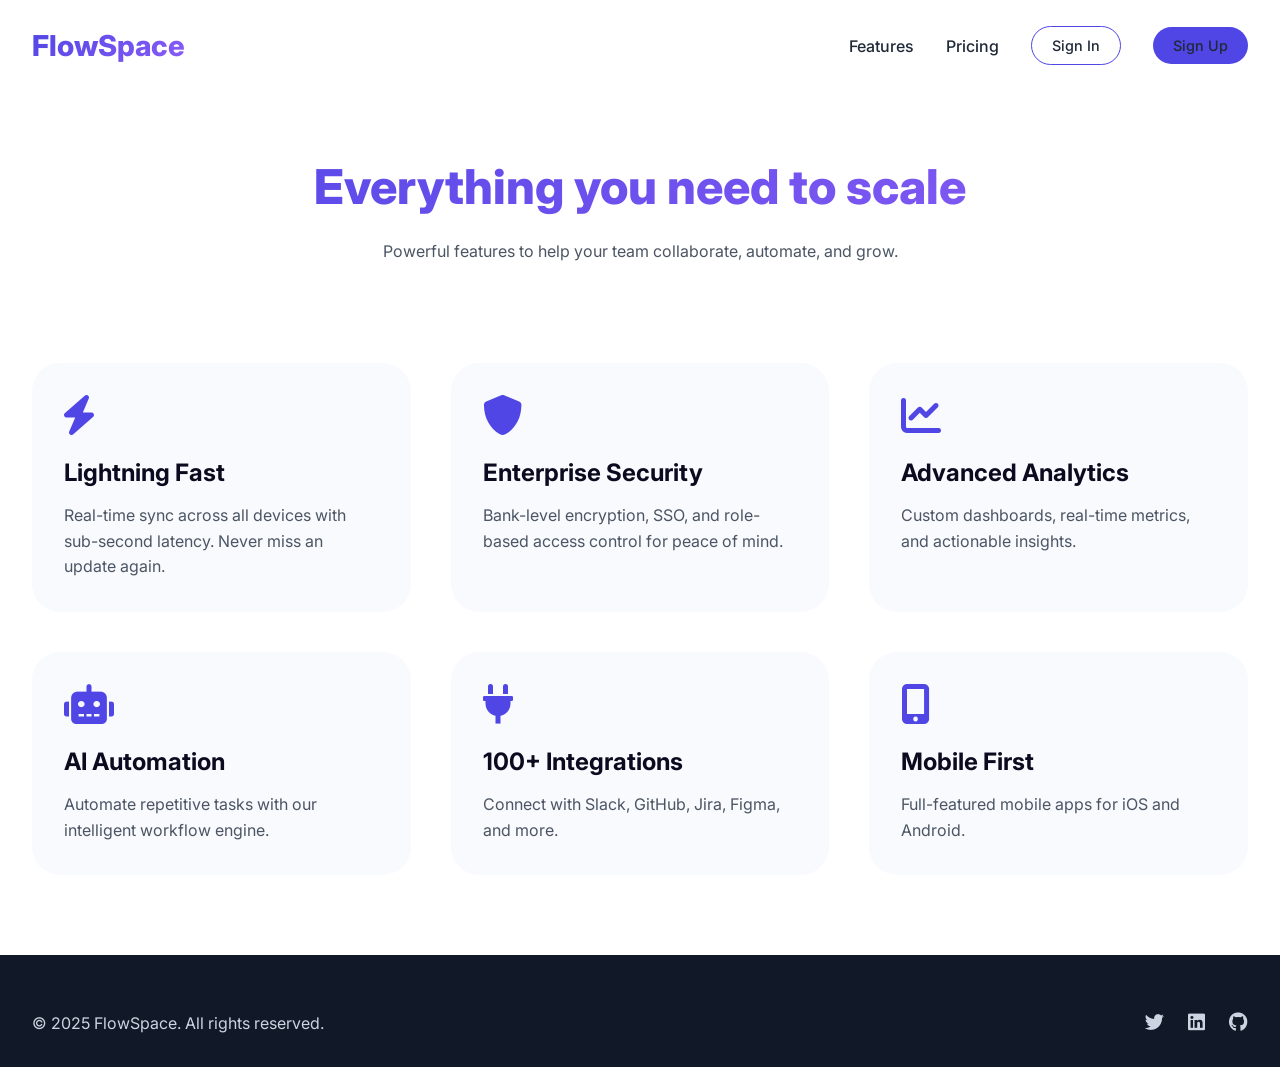
<file: features.html>
<!DOCTYPE html>
<html lang="en">
<head>
  <meta charset="UTF-8">
  <meta name="viewport" content="width=device-width, initial-scale=1.0">
  <title>FlowSpace | Features</title>
  <link href="https://fonts.googleapis.com/css2?family=Inter:opsz,wght@14..32,300;400;500;600;700;800&display=swap" rel="stylesheet">
  <link rel="stylesheet" href="https://cdnjs.cloudflare.com/ajax/libs/font-awesome/6.0.0-beta3/css/all.min.css">
  <link rel="stylesheet" href="style.css">
  <style>
    .features-hero {
      text-align: center;
      padding: 60px 0 40px;
    }
    .features-hero h1 {
      font-size: 3rem;
      font-weight: 800;
      background: linear-gradient(135deg, #4F46E5, #8B5CF6);
      -webkit-background-clip: text;
      background-clip: text;
      color: transparent;
      margin-bottom: 16px;
    }
    .all-features-grid {
      display: grid;
      grid-template-columns: repeat(auto-fit, minmax(320px, 1fr));
      gap: 40px;
      margin: 60px 0;
    }
    .feature-detailed {
      background: #F9FAFE;
      border-radius: 28px;
      padding: 32px;
      transition: all 0.3s ease;
    }
    .feature-detailed:hover {
      transform: translateY(-6px);
      box-shadow: 0 20px 30px -12px rgba(79, 70, 229, 0.15);
    }
    .feature-detailed i {
      font-size: 2.5rem;
      color: #4F46E5;
      margin-bottom: 20px;
    }
    .feature-detailed h3 {
      font-size: 1.5rem;
      margin-bottom: 12px;
    }
    .feature-detailed p {
      color: #4B5563;
      line-height: 1.6;
    }
    @media (max-width: 768px) {
      .features-hero h1 { font-size: 2rem; }
    }
  </style>
</head>
<body>

<div class="container">
  <nav class="navbar">
    <a href="index.html" class="logo">FlowSpace</a>
    <div class="nav-links">
      <a href="features.html">Features</a>
      <a href="pricing.html">Pricing</a>
      <a href="login.html" class="btn-outline btn-small">Sign In</a>
      <a href="signup.html" class="btn-primary btn-small">Sign Up</a>
    </div>
  </nav>
</div>

<main>
  <div class="container">
    <div class="features-hero">
      <h1>Everything you need to scale</h1>
      <p style="color: #4B5563; max-width: 640px; margin: 0 auto;">Powerful features to help your team collaborate, automate, and grow.</p>
    </div>

    <div class="all-features-grid">
      <div class="feature-detailed">
        <i class="fas fa-bolt"></i>
        <h3>Lightning Fast</h3>
        <p>Real-time sync across all devices with sub-second latency. Never miss an update again.</p>
      </div>
      <div class="feature-detailed">
        <i class="fas fa-shield-alt"></i>
        <h3>Enterprise Security</h3>
        <p>Bank-level encryption, SSO, and role-based access control for peace of mind.</p>
      </div>
      <div class="feature-detailed">
        <i class="fas fa-chart-line"></i>
        <h3>Advanced Analytics</h3>
        <p>Custom dashboards, real-time metrics, and actionable insights.</p>
      </div>
      <div class="feature-detailed">
        <i class="fas fa-robot"></i>
        <h3>AI Automation</h3>
        <p>Automate repetitive tasks with our intelligent workflow engine.</p>
      </div>
      <div class="feature-detailed">
        <i class="fas fa-plug"></i>
        <h3>100+ Integrations</h3>
        <p>Connect with Slack, GitHub, Jira, Figma, and more.</p>
      </div>
      <div class="feature-detailed">
        <i class="fas fa-mobile-alt"></i>
        <h3>Mobile First</h3>
        <p>Full-featured mobile apps for iOS and Android.</p>
      </div>
    </div>
  </div>
</main>

<footer>
  <div class="container">
    <div class="footer-content">
      <div>© 2025 FlowSpace. All rights reserved.</div>
      <div class="social-icons">
        <i class="fab fa-twitter"></i>
        <i class="fab fa-linkedin"></i>
        <i class="fab fa-github"></i>
      </div>
    </div>
  </div>
</footer>
</body>
</html>
</file>
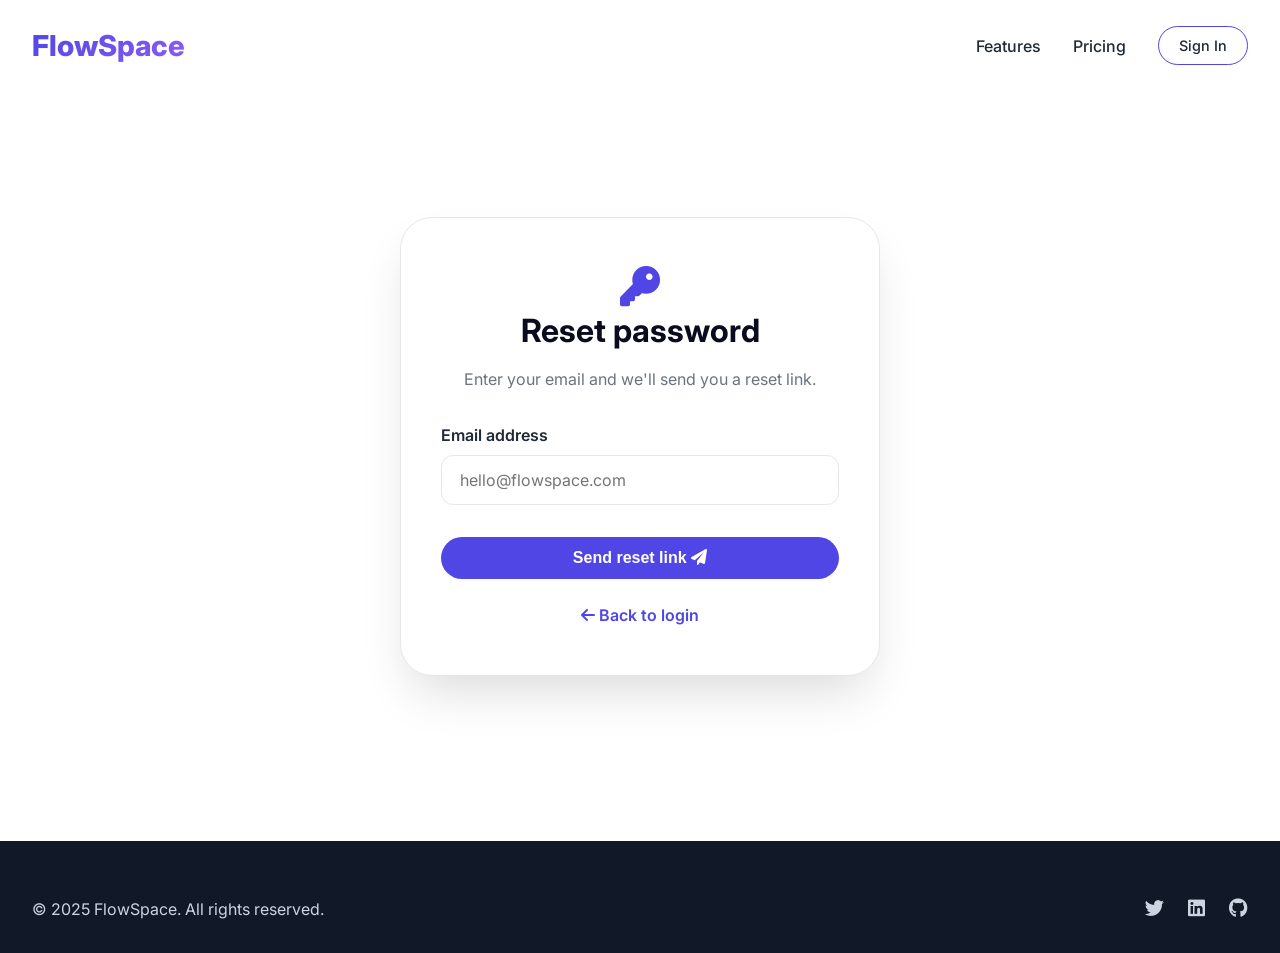
<file: forgot-password.html>
<!DOCTYPE html>
<html lang="en">
<head>
  <meta charset="UTF-8">
  <meta name="viewport" content="width=device-width, initial-scale=1.0">
  <title>FlowSpace | Reset Password</title>
  <link href="https://fonts.googleapis.com/css2?family=Inter:opsz,wght@14..32,300;400;500;600;700;800&display=swap" rel="stylesheet">
  <link rel="stylesheet" href="https://cdnjs.cloudflare.com/ajax/libs/font-awesome/6.0.0-beta3/css/all.min.css">
  <link rel="stylesheet" href="style.css">
  <style>
    .auth-wrapper {
      display: flex;
      align-items: center;
      justify-content: center;
      min-height: 70vh;
      margin: 40px 0;
    }
    .auth-card {
      background: white;
      max-width: 480px;
      width: 100%;
      padding: 48px 40px;
      border-radius: 32px;
      box-shadow: 0 25px 50px -12px rgba(0, 0, 0, 0.15);
      border: 1px solid #E5E7EB;
      text-align: center;
    }
    .auth-card h2 {
      font-size: 2rem;
      margin-bottom: 12px;
      color: #0A0B1E;
    }
    .auth-card p {
      color: #6B7280;
      margin-bottom: 32px;
    }
    .input-group {
      margin: 24px 0;
      text-align: left;
    }
    .input-group label {
      font-weight: 600;
      display: block;
      margin-bottom: 8px;
      color: #1F2937;
    }
    .input-group input {
      width: 100%;
      padding: 14px 18px;
      border-radius: 12px;
      border: 1px solid #E5E7EB;
      font-family: inherit;
      font-size: 1rem;
    }
    .input-group input:focus {
      outline: none;
      border-color: #4F46E5;
    }
    .auth-btn {
      width: 100%;
      margin-top: 8px;
    }
    .back-link {
      text-align: center;
      margin-top: 24px;
    }
    .back-link a {
      color: #4F46E5;
      text-decoration: none;
      font-weight: 600;
    }
    .success-message {
      background: #D1FAE5;
      color: #065F46;
      padding: 12px;
      border-radius: 12px;
      margin-bottom: 20px;
      display: none;
    }
    @media (max-width: 640px) {
      .auth-card { padding: 32px 24px; margin: 0 16px; }
    }
  </style>
</head>
<body>

<div class="container">
  <nav class="navbar">
    <a href="index.html" class="logo">FlowSpace</a>
    <div class="nav-links">
      <a href="features.html">Features</a>
      <a href="pricing.html">Pricing</a>
      <a href="login.html" class="btn-outline btn-small">Sign In</a>
    </div>
  </nav>
</div>

<div class="container">
  <div class="auth-wrapper">
    <div class="auth-card">
      <i class="fas fa-key" style="font-size: 2.5rem; color: #4F46E5;"></i>
      <h2>Reset password</h2>
      <p>Enter your email and we'll send you a reset link.</p>
      
      <div id="successMessage" class="success-message">
        <i class="fas fa-check-circle"></i> Reset link sent! Check your email.
      </div>
      
      <form id="resetForm">
        <div class="input-group">
          <label>Email address</label>
          <input type="email" id="resetEmail" required placeholder="hello@flowspace.com">
        </div>
        <button type="submit" class="btn-primary auth-btn">Send reset link <i class="fas fa-paper-plane"></i></button>
      </form>
      
      <div class="back-link">
        <a href="login.html"><i class="fas fa-arrow-left"></i> Back to login</a>
      </div>
    </div>
  </div>
</div>

<footer>
  <div class="container">
    <div class="footer-content">
      <div>© 2025 FlowSpace. All rights reserved.</div>
      <div class="social-icons">
        <i class="fab fa-twitter"></i>
        <i class="fab fa-linkedin"></i>
        <i class="fab fa-github"></i>
      </div>
    </div>
  </div>
</footer>

<script>
  document.getElementById('resetForm').addEventListener('submit', function(e) {
    e.preventDefault();
    const email = document.getElementById('resetEmail').value;
    if (email) {
      const successDiv = document.getElementById('successMessage');
      successDiv.style.display = 'block';
      alert(`Password reset link sent to ${email}`);
      setTimeout(() => {
        successDiv.style.display = 'none';
        window.location.href = 'login.html';
      }, 2000);
    }
  });
</script>
</body>
</html>
</file>
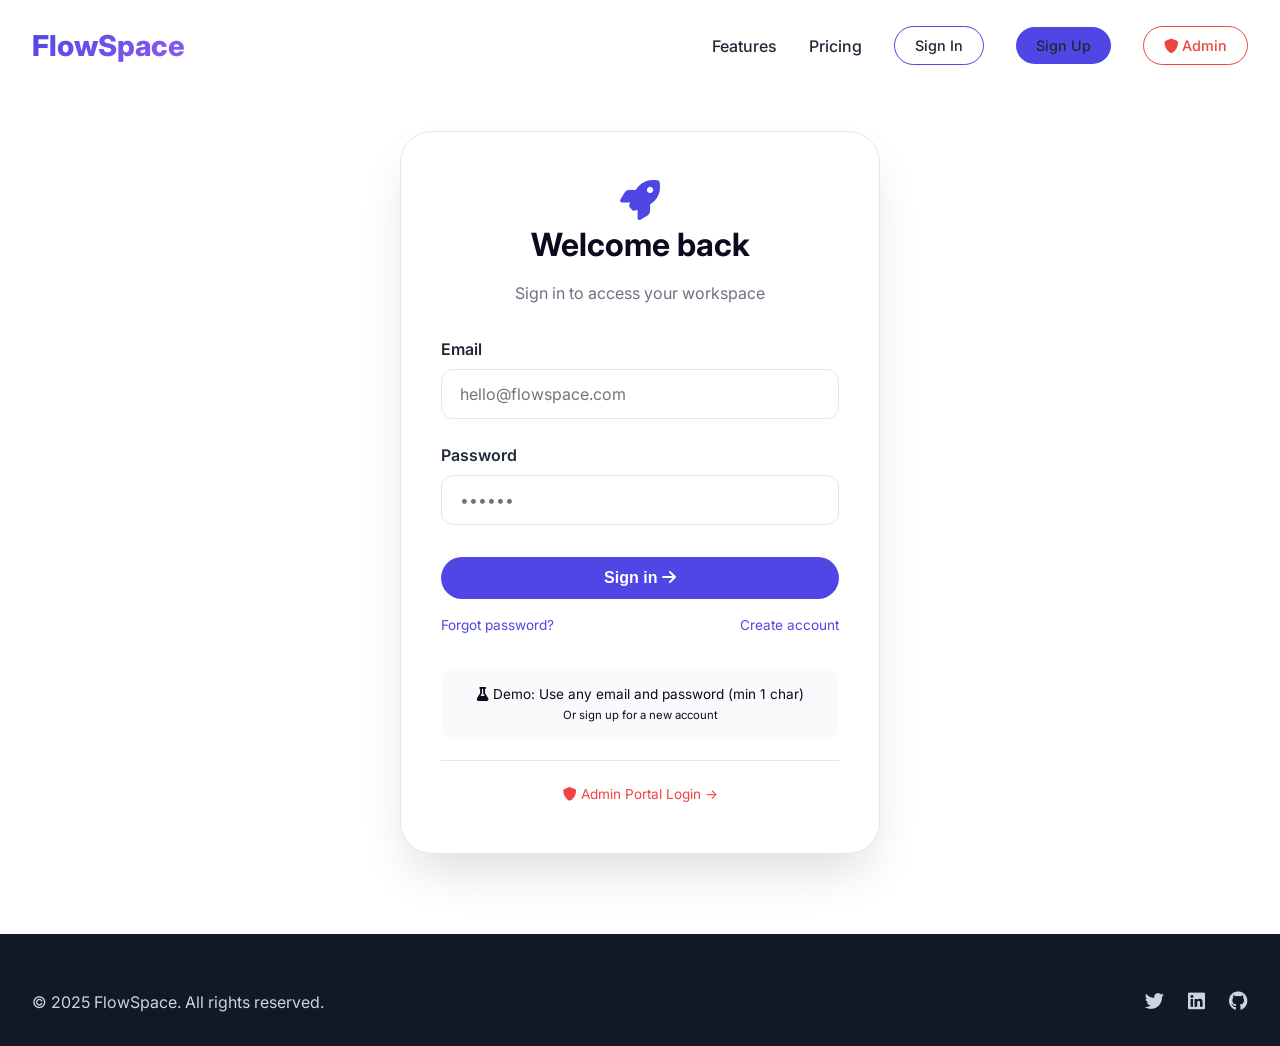
<file: login.html>
<!DOCTYPE html>
<html lang="en">
<head>
  <meta charset="UTF-8">
  <meta name="viewport" content="width=device-width, initial-scale=1.0">
  <title>FlowSpace | Sign In</title>
  <link href="https://fonts.googleapis.com/css2?family=Inter:opsz,wght@14..32,300;400;500;600;700;800&display=swap" rel="stylesheet">
  <link rel="stylesheet" href="https://cdnjs.cloudflare.com/ajax/libs/font-awesome/6.0.0-beta3/css/all.min.css">
  <link rel="stylesheet" href="style.css">
  <style>
    .auth-wrapper {
      display: flex;
      align-items: center;
      justify-content: center;
      min-height: 80vh;
      margin: 40px 0;
    }
    .auth-card {
      background: white;
      max-width: 480px;
      width: 100%;
      padding: 48px 40px;
      border-radius: 32px;
      box-shadow: 0 25px 50px -12px rgba(0, 0, 0, 0.15);
      border: 1px solid #E5E7EB;
      text-align: center;
    }
    .auth-card h2 {
      font-size: 2rem;
      margin-bottom: 12px;
      color: #0A0B1E;
    }
    .auth-card p {
      color: #6B7280;
      margin-bottom: 32px;
    }
    .input-group {
      margin: 24px 0;
      text-align: left;
    }
    .input-group label {
      font-weight: 600;
      display: block;
      margin-bottom: 8px;
      color: #1F2937;
    }
    .input-group input {
      width: 100%;
      padding: 14px 18px;
      border-radius: 12px;
      border: 1px solid #E5E7EB;
      font-family: inherit;
      font-size: 1rem;
      transition: 0.2s;
    }
    .input-group input:focus {
      outline: none;
      border-color: #4F46E5;
      box-shadow: 0 0 0 3px rgba(79, 70, 229, 0.1);
    }
    .auth-btn {
      width: 100%;
      margin-top: 8px;
    }
    .alt-options {
      display: flex;
      justify-content: space-between;
      font-size: 0.85rem;
      margin: 16px 0;
    }
    .alt-options a {
      color: #4F46E5;
      text-decoration: none;
    }
    .demo-note {
      margin-top: 32px;
      background: #F9FAFB;
      border-radius: 16px;
      padding: 16px;
      font-size: 0.85rem;
    }
    .error-message {
      background: #FEE2E2;
      color: #DC2626;
      padding: 12px;
      border-radius: 12px;
      margin-bottom: 20px;
      display: none;
    }
    .admin-link {
      margin-top: 20px;
      padding-top: 20px;
      border-top: 1px solid #E5E7EB;
    }
    .admin-link a {
      color: #EF4444;
      text-decoration: none;
      font-size: 0.85rem;
    }
    @media (max-width: 640px) {
      .auth-card { padding: 32px 24px; margin: 0 16px; }
    }
  </style>
</head>
<body>

<div class="container">
  <nav class="navbar">
    <a href="index.html" class="logo">FlowSpace</a>
    <div class="nav-links">
      <a href="features.html">Features</a>
      <a href="pricing.html">Pricing</a>
      <a href="login.html" class="btn-outline btn-small">Sign In</a>
      <a href="signup.html" class="btn-primary btn-small">Sign Up</a>
      <a href="admin-login.html" class="btn-outline btn-small" style="border-color: #EF4444; color: #EF4444;">
        <i class="fas fa-shield-alt"></i> Admin
      </a>
    </div>
  </nav>
</div>

<div class="container">
  <div class="auth-wrapper">
    <div class="auth-card">
      <i class="fas fa-rocket" style="font-size: 2.5rem; color: #4F46E5;"></i>
      <h2>Welcome back</h2>
      <p>Sign in to access your workspace</p>
      
      <div id="errorMessage" class="error-message">
        <i class="fas fa-exclamation-circle"></i> Invalid email or password
      </div>
      
      <form id="loginForm">
        <div class="input-group">
          <label>Email</label>
          <input type="email" id="loginEmail" placeholder="hello@flowspace.com" required>
        </div>
        <div class="input-group">
          <label>Password</label>
          <input type="password" id="loginPassword" placeholder="••••••" required>
        </div>
        <button type="submit" class="btn-primary auth-btn">Sign in <i class="fas fa-arrow-right"></i></button>
        <div class="alt-options">
          <a href="forgot-password.html">Forgot password?</a>
          <a href="signup.html">Create account</a>
        </div>
      </form>
      
      <div class="demo-note">
        <i class="fas fa-flask"></i> Demo: Use any email and password (min 1 char)<br>
        <small>Or sign up for a new account</small>
      </div>
      
      <div class="admin-link">
        <a href="admin-login.html"><i class="fas fa-shield-alt"></i> Admin Portal Login →</a>
      </div>
    </div>
  </div>
</div>

<footer>
  <div class="container">
    <div class="footer-content">
      <div>© 2025 FlowSpace. All rights reserved.</div>
      <div class="social-icons">
        <i class="fab fa-twitter"></i>
        <i class="fab fa-linkedin"></i>
        <i class="fab fa-github"></i>
      </div>
    </div>
  </div>
</footer>

<script>
  document.getElementById('loginForm').addEventListener('submit', function(e) {
    e.preventDefault();
    
    const email = document.getElementById('loginEmail').value;
    const password = document.getElementById('loginPassword').value;
    const errorDiv = document.getElementById('errorMessage');
    
    // Check if admin is trying to login
    if (email === 'admin@flowspace.com' && password === 'admin123') {
      sessionStorage.setItem('adminLoggedIn', 'true');
      localStorage.setItem('adminLoggedIn', 'true');
      window.location.href = "admin-dashboard.html";
      return;
    }
    
    const users = JSON.parse(localStorage.getItem('flowspace_users') || '[]');
    const user = users.find(u => u.email === email && u.password === password);
    
    if (user) {
      localStorage.setItem('flowspace_current_user', JSON.stringify(user));
      alert(`Welcome back, ${user.firstName}!`);
      window.location.href = "dashboard.html";
    } else if (email && password.length >= 1) {
      // Demo mode - create temporary session
      const demoUser = { 
        email: email, 
        firstName: email.split('@')[0] || "Demo",
        lastName: "User",
        isDemo: true 
      };
      localStorage.setItem('flowspace_current_user', JSON.stringify(demoUser));
      alert("Welcome! Redirecting to dashboard...");
      window.location.href = "dashboard.html";
    } else {
      errorDiv.style.display = 'block';
      setTimeout(() => { errorDiv.style.display = 'none'; }, 3000);
    }
  });
</script>
</body>
</html>
</file>
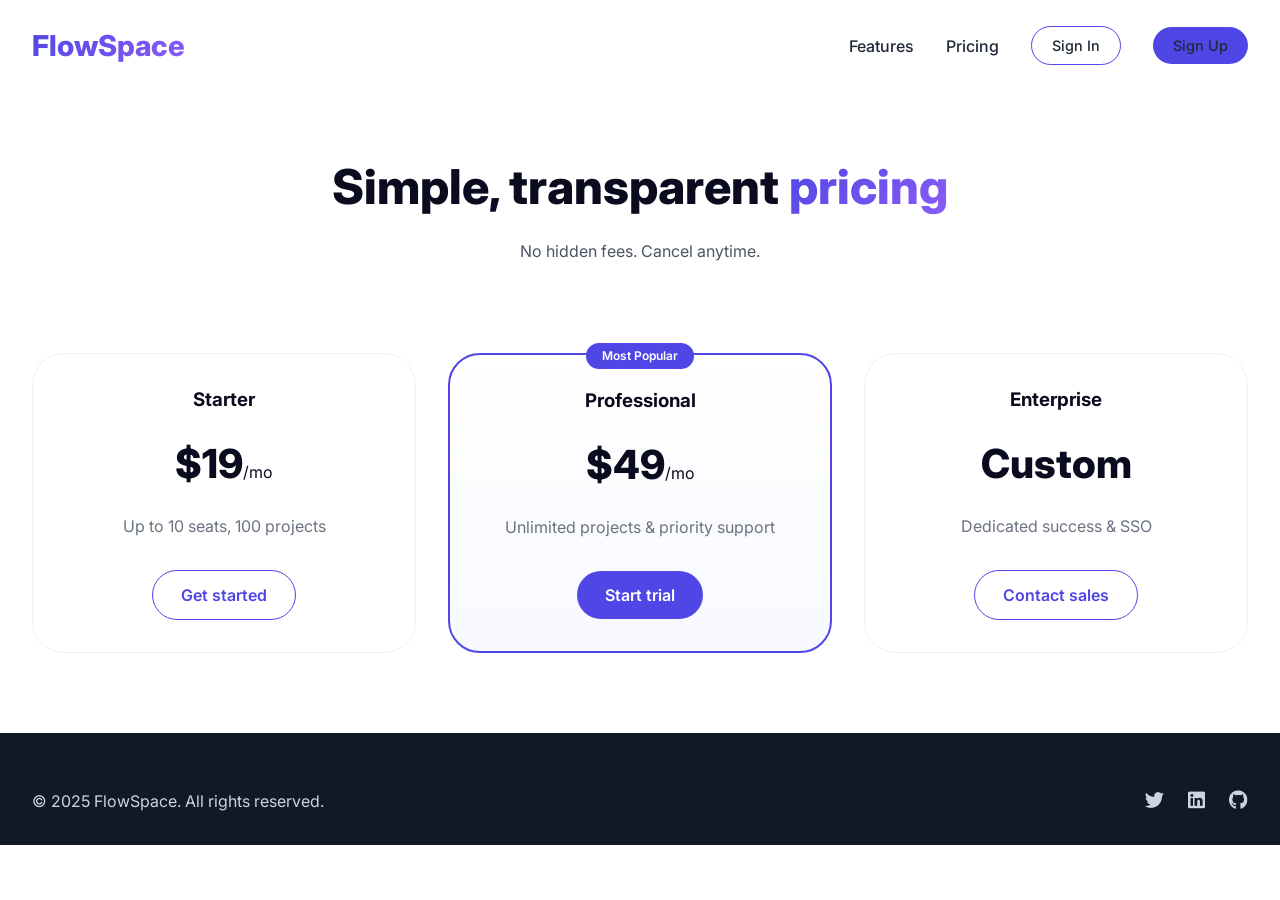
<file: pricing.html>
<!DOCTYPE html>
<html lang="en">
<head>
  <meta charset="UTF-8">
  <meta name="viewport" content="width=device-width, initial-scale=1.0">
  <title>FlowSpace | Pricing</title>
  <link href="https://fonts.googleapis.com/css2?family=Inter:opsz,wght@14..32,300;400;500;600;700;800&display=swap" rel="stylesheet">
  <link rel="stylesheet" href="https://cdnjs.cloudflare.com/ajax/libs/font-awesome/6.0.0-beta3/css/all.min.css">
  <link rel="stylesheet" href="style.css">
  <style>
    .pricing-hero {
      text-align: center;
      padding: 60px 0 40px;
    }
    .pricing-hero h1 {
      font-size: 3rem;
      font-weight: 800;
      margin-bottom: 16px;
    }
    .pricing-hero h1 span {
      background: linear-gradient(135deg, #4F46E5, #8B5CF6);
      -webkit-background-clip: text;
      background-clip: text;
      color: transparent;
    }
    @media (max-width: 768px) {
      .pricing-hero h1 { font-size: 2rem; }
    }
  </style>
</head>
<body>

<div class="container">
  <nav class="navbar">
    <a href="index.html" class="logo">FlowSpace</a>
    <div class="nav-links">
      <a href="features.html">Features</a>
      <a href="pricing.html">Pricing</a>
      <a href="login.html" class="btn-outline btn-small">Sign In</a>
      <a href="signup.html" class="btn-primary btn-small">Sign Up</a>
    </div>
  </nav>
</div>

<main>
  <div class="container">
    <div class="pricing-hero">
      <h1>Simple, transparent <span>pricing</span></h1>
      <p style="color: #4B5563;">No hidden fees. Cancel anytime.</p>
    </div>

    <div class="pricing-grid">
      <div class="price-card">
        <h3>Starter</h3>
        <div class="price">$19<span>/mo</span></div>
        <p>Up to 10 seats, 100 projects</p>
        <a href="signup.html" class="btn-outline">Get started</a>
      </div>
      <div class="price-card popular">
        <div class="popular-badge">Most Popular</div>
        <h3>Professional</h3>
        <div class="price">$49<span>/mo</span></div>
        <p>Unlimited projects & priority support</p>
        <a href="signup.html" class="btn-primary">Start trial</a>
      </div>
      <div class="price-card">
        <h3>Enterprise</h3>
        <div class="price">Custom</div>
        <p>Dedicated success & SSO</p>
        <a href="contact.html" class="btn-outline">Contact sales</a>
      </div>
    </div>
  </div>
</main>

<footer>
  <div class="container">
    <div class="footer-content">
      <div>© 2025 FlowSpace. All rights reserved.</div>
      <div class="social-icons">
        <i class="fab fa-twitter"></i>
        <i class="fab fa-linkedin"></i>
        <i class="fab fa-github"></i>
      </div>
    </div>
  </div>
</footer>
</body>
</html>
</file>
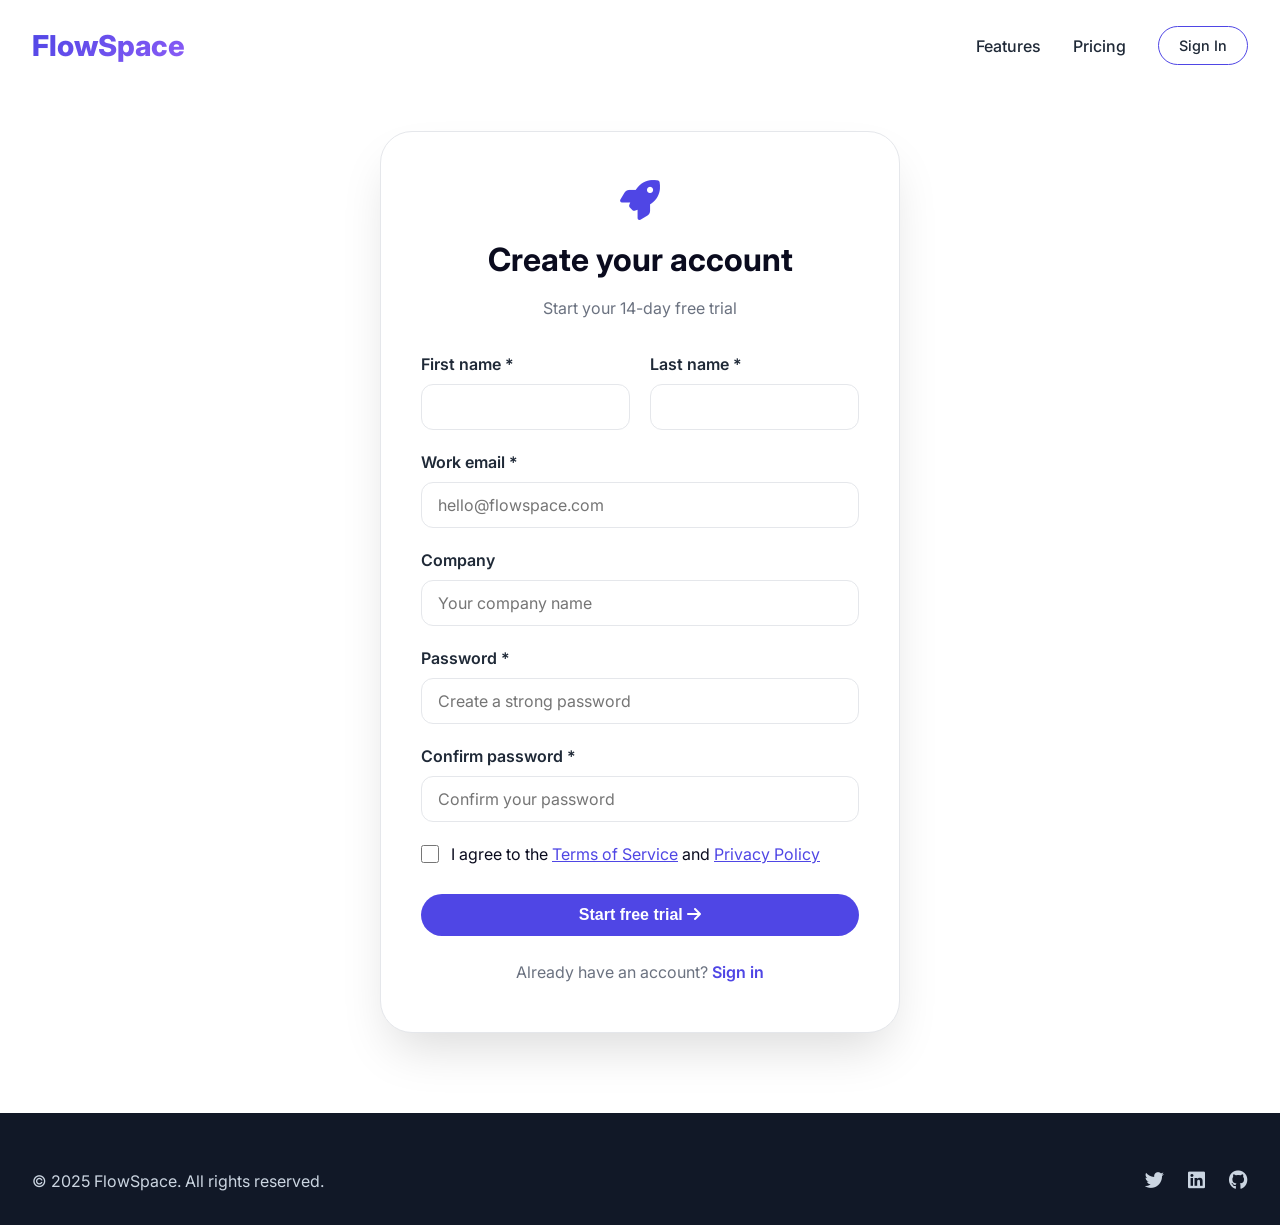
<file: signup.html>
<!DOCTYPE html>
<html lang="en">
<head>
  <meta charset="UTF-8">
  <meta name="viewport" content="width=device-width, initial-scale=1.0">
  <title>FlowSpace | Create Account</title>
  <link href="https://fonts.googleapis.com/css2?family=Inter:opsz,wght@14..32,300;400;500;600;700;800&display=swap" rel="stylesheet">
  <link rel="stylesheet" href="https://cdnjs.cloudflare.com/ajax/libs/font-awesome/6.0.0-beta3/css/all.min.css">
  <link rel="stylesheet" href="style.css">
  <style>
    .auth-wrapper {
      display: flex;
      align-items: center;
      justify-content: center;
      min-height: 80vh;
      margin: 40px 0;
    }
    .auth-card {
      background: white;
      max-width: 520px;
      width: 100%;
      padding: 48px 40px;
      border-radius: 32px;
      box-shadow: 0 25px 50px -12px rgba(0, 0, 0, 0.15);
      border: 1px solid #E5E7EB;
    }
    .auth-card h2 {
      font-size: 2rem;
      margin-bottom: 12px;
      text-align: center;
      color: #0A0B1E;
    }
    .auth-card > p {
      text-align: center;
      color: #6B7280;
      margin-bottom: 32px;
    }
    .form-row {
      display: grid;
      grid-template-columns: 1fr 1fr;
      gap: 20px;
    }
    .input-group {
      margin-bottom: 20px;
    }
    .input-group label {
      font-weight: 600;
      display: block;
      margin-bottom: 8px;
      color: #1F2937;
    }
    .input-group input,
    .input-group select {
      width: 100%;
      padding: 12px 16px;
      border-radius: 12px;
      border: 1px solid #E5E7EB;
      font-family: inherit;
      font-size: 1rem;
    }
    .input-group input:focus,
    .input-group select:focus {
      outline: none;
      border-color: #4F46E5;
    }
    .checkbox-group {
      display: flex;
      align-items: center;
      gap: 12px;
      margin: 20px 0;
    }
    .checkbox-group input {
      width: 18px;
      height: 18px;
    }
    .auth-btn {
      width: 100%;
      margin-top: 8px;
    }
    .login-link {
      text-align: center;
      margin-top: 24px;
      color: #6B7280;
    }
    .login-link a {
      color: #4F46E5;
      text-decoration: none;
      font-weight: 600;
    }
    .error-message {
      background: #FEE2E2;
      color: #DC2626;
      padding: 12px;
      border-radius: 12px;
      margin-bottom: 20px;
      display: none;
      text-align: center;
    }
    @media (max-width: 640px) {
      .auth-card { padding: 32px 24px; margin: 0 16px; }
      .form-row { grid-template-columns: 1fr; gap: 0; }
    }
  </style>
</head>
<body>

<div class="container">
  <nav class="navbar">
    <a href="index.html" class="logo">FlowSpace</a>
    <div class="nav-links">
      <a href="features.html">Features</a>
      <a href="pricing.html">Pricing</a>
      <a href="login.html" class="btn-outline btn-small">Sign In</a>
    </div>
  </nav>
</div>

<div class="container">
  <div class="auth-wrapper">
    <div class="auth-card">
      <i class="fas fa-rocket" style="font-size: 2.5rem; color: #4F46E5; display: block; text-align: center; margin-bottom: 16px;"></i>
      <h2>Create your account</h2>
      <p>Start your 14-day free trial</p>
      
      <div id="errorMessage" class="error-message"></div>
      
      <form id="signupForm">
        <div class="form-row">
          <div class="input-group">
            <label>First name *</label>
            <input type="text" id="firstName" required>
          </div>
          <div class="input-group">
            <label>Last name *</label>
            <input type="text" id="lastName" required>
          </div>
        </div>
        
        <div class="input-group">
          <label>Work email *</label>
          <input type="email" id="email" required placeholder="hello@flowspace.com">
        </div>
        
        <div class="input-group">
          <label>Company</label>
          <input type="text" id="company" placeholder="Your company name">
        </div>
        
        <div class="input-group">
          <label>Password *</label>
          <input type="password" id="password" required placeholder="Create a strong password">
        </div>
        
        <div class="input-group">
          <label>Confirm password *</label>
          <input type="password" id="confirmPassword" required placeholder="Confirm your password">
        </div>
        
        <div class="checkbox-group">
          <input type="checkbox" id="terms" required>
          <label for="terms">I agree to the <a href="#" style="color:#4F46E5;">Terms of Service</a> and <a href="#" style="color:#4F46E5;">Privacy Policy</a></label>
        </div>
        
        <button type="submit" class="btn-primary auth-btn">Start free trial <i class="fas fa-arrow-right"></i></button>
        
        <div class="login-link">
          Already have an account? <a href="login.html">Sign in</a>
        </div>
      </form>
    </div>
  </div>
</div>

<footer>
  <div class="container">
    <div class="footer-content">
      <div>© 2025 FlowSpace. All rights reserved.</div>
      <div class="social-icons">
        <i class="fab fa-twitter"></i>
        <i class="fab fa-linkedin"></i>
        <i class="fab fa-github"></i>
      </div>
    </div>
  </div>
</footer>

<script>
  document.getElementById('signupForm').addEventListener('submit', function(e) {
    e.preventDefault();
    
    const firstName = document.getElementById('firstName').value;
    const lastName = document.getElementById('lastName').value;
    const email = document.getElementById('email').value;
    const company = document.getElementById('company').value;
    const password = document.getElementById('password').value;
    const confirmPassword = document.getElementById('confirmPassword').value;
    const terms = document.getElementById('terms').checked;
    const errorDiv = document.getElementById('errorMessage');
    
    if (password !== confirmPassword) {
      errorDiv.textContent = '❌ Passwords do not match!';
      errorDiv.style.display = 'block';
      setTimeout(() => { errorDiv.style.display = 'none'; }, 3000);
      return;
    }
    
    if (password.length < 6) {
      errorDiv.textContent = '❌ Password must be at least 6 characters!';
      errorDiv.style.display = 'block';
      setTimeout(() => { errorDiv.style.display = 'none'; }, 3000);
      return;
    }
    
    if (!terms) {
      errorDiv.textContent = '❌ You must agree to the Terms of Service!';
      errorDiv.style.display = 'block';
      setTimeout(() => { errorDiv.style.display = 'none'; }, 3000);
      return;
    }
    
    const users = JSON.parse(localStorage.getItem('flowspace_users') || '[]');
    if (users.some(u => u.email === email)) {
      errorDiv.textContent = '❌ An account with this email already exists!';
      errorDiv.style.display = 'block';
      setTimeout(() => { errorDiv.style.display = 'none'; }, 3000);
      return;
    }
    
    const newUser = {
      id: Date.now(),
      firstName,
      lastName,
      email,
      company: company || 'Individual',
      password,
      role: 'user',
      status: 'active',
      joinDate: new Date().toISOString()
    };
    
    users.push(newUser);
    localStorage.setItem('flowspace_users', JSON.stringify(users));
    localStorage.setItem('flowspace_current_user', JSON.stringify(newUser));
    
    alert(`🎉 Welcome to FlowSpace, ${firstName}! Your 14-day trial has started.`);
    window.location.href = "dashboard.html";
  });
</script>
</body>
</html>
</file>
<file: style.css>
* {
  margin: 0;
  padding: 0;
  box-sizing: border-box;
}

body {
  font-family: 'Inter', sans-serif;
  background: #ffffff;
  color: #0A0B1E;
  line-height: 1.5;
}

.container {
  max-width: 1280px;
  margin: 0 auto;
  padding: 0 32px;
}

/* Buttons */
.btn-primary {
  display: inline-block;
  background: #4F46E5;
  color: white;
  font-weight: 600;
  padding: 12px 28px;
  border-radius: 40px;
  text-decoration: none;
  transition: all 0.25s ease;
  border: none;
  cursor: pointer;
  font-size: 1rem;
}

.btn-primary:hover {
  background: #4338CA;
  transform: translateY(-3px);
  box-shadow: 0 10px 20px -5px rgba(79, 70, 229, 0.3);
}

.btn-outline {
  display: inline-block;
  background: transparent;
  border: 1.5px solid #4F46E5;
  color: #4F46E5;
  font-weight: 600;
  padding: 12px 28px;
  border-radius: 40px;
  text-decoration: none;
  transition: all 0.2s ease;
  cursor: pointer;
  font-size: 1rem;
}

.btn-outline:hover {
  background: #4F46E5;
  color: white;
  transform: translateY(-2px);
}

.btn-small {
  padding: 8px 20px;
  font-size: 0.9rem;
}

/* Navbar */
.navbar {
  display: flex;
  justify-content: space-between;
  align-items: center;
  padding: 24px 0;
  flex-wrap: wrap;
}

.logo {
  font-size: 1.8rem;
  font-weight: 800;
  background: linear-gradient(135deg, #4F46E5, #8B5CF6);
  -webkit-background-clip: text;
  background-clip: text;
  color: transparent;
  text-decoration: none;
}

.nav-links {
  display: flex;
  gap: 32px;
  align-items: center;
  flex-wrap: wrap;
}

.nav-links a {
  text-decoration: none;
  color: #1F2937;
  font-weight: 500;
  transition: color 0.2s;
}

.nav-links a:hover {
  color: #4F46E5;
}

/* Hero Section */
.hero {
  display: grid;
  grid-template-columns: 1fr 1fr;
  gap: 48px;
  align-items: center;
  padding: 60px 0 80px;
}

.hero h1 {
  font-size: 3.5rem;
  font-weight: 800;
  line-height: 1.2;
  letter-spacing: -0.02em;
  margin-bottom: 24px;
}

.hero h1 span {
  background: linear-gradient(135deg, #4F46E5, #8B5CF6);
  -webkit-background-clip: text;
  background-clip: text;
  color: transparent;
}

.hero p {
  font-size: 1.2rem;
  color: #4B5563;
  margin-bottom: 32px;
}

.hero-buttons {
  display: flex;
  gap: 16px;
  flex-wrap: wrap;
}

.hero-image {
  background: linear-gradient(145deg, #EEF2FF, #E0E7FF);
  border-radius: 32px;
  height: 340px;
  display: flex;
  align-items: center;
  justify-content: center;
  font-size: 5rem;
  color: #4F46E5;
  box-shadow: 0 20px 35px -12px rgba(0, 0, 0, 0.1);
}

/* Section Title */
.section-title {
  text-align: center;
  font-size: 2.2rem;
  font-weight: 700;
  margin-bottom: 48px;
}

/* Features */
.features-grid {
  display: grid;
  grid-template-columns: repeat(auto-fit, minmax(280px, 1fr));
  gap: 40px;
  margin: 60px 0;
}

.feature-card {
  background: #F9FAFE;
  border-radius: 28px;
  padding: 32px 24px;
  transition: all 0.3s ease;
  text-align: center;
}

.feature-card:hover {
  transform: translateY(-8px);
  box-shadow: 0 20px 30px -12px rgba(0, 0, 0, 0.08);
}

.feature-icon {
  font-size: 2.8rem;
  color: #4F46E5;
  margin-bottom: 20px;
}

.feature-card h3 {
  font-size: 1.5rem;
  margin-bottom: 12px;
}

.feature-card p {
  color: #4B5563;
}

/* Testimonials */
.testimonials {
  background: #F8F9FF;
  border-radius: 48px;
  padding: 60px 0;
  margin: 60px 0;
}

.testimonial-grid {
  display: grid;
  grid-template-columns: repeat(auto-fit, minmax(280px, 1fr));
  gap: 32px;
}

.testimonial {
  background: white;
  padding: 28px;
  border-radius: 24px;
  box-shadow: 0 8px 20px rgba(0, 0, 0, 0.02);
  transition: transform 0.2s;
}

.testimonial:hover {
  transform: translateY(-4px);
}

.stars i {
  color: #F59E0B;
  margin-right: 2px;
}

.testimonial p {
  margin: 16px 0;
  font-style: italic;
  color: #374151;
}

.testimonial h4 {
  color: #4F46E5;
}

/* Pricing */
.pricing-grid {
  display: grid;
  grid-template-columns: repeat(auto-fit, minmax(280px, 1fr));
  gap: 32px;
  margin: 50px 0;
}

.price-card {
  background: white;
  border-radius: 32px;
  padding: 32px;
  border: 1px solid #EDF2F7;
  transition: all 0.25s ease;
  text-align: center;
  position: relative;
}

.price-card:hover {
  border-color: #4F46E5;
  box-shadow: 0 12px 24px -10px rgba(79, 70, 229, 0.15);
  transform: translateY(-4px);
}

.price-card.popular {
  border: 2px solid #4F46E5;
  background: linear-gradient(to bottom, #ffffff, #F8F9FF);
}

.popular-badge {
  position: absolute;
  top: -12px;
  left: 50%;
  transform: translateX(-50%);
  background: #4F46E5;
  color: white;
  padding: 4px 16px;
  border-radius: 40px;
  font-size: 0.75rem;
  font-weight: 600;
}

.price {
  font-size: 2.5rem;
  font-weight: 800;
  margin: 20px 0;
}

.price span {
  font-size: 1rem;
  font-weight: 400;
}

.price-card p {
  color: #6B7280;
  margin-bottom: 24px;
}

.price-card .btn-outline,
.price-card .btn-primary {
  margin-top: 8px;
}

/* Footer */
footer {
  background: #111827;
  color: #CBD5E1;
  padding: 56px 0 32px;
  margin-top: 80px;
}

.footer-content {
  display: flex;
  justify-content: space-between;
  flex-wrap: wrap;
  gap: 32px;
}

.social-icons i {
  margin-left: 20px;
  font-size: 1.2rem;
  cursor: pointer;
  transition: color 0.2s;
}

.social-icons i:hover {
  color: #4F46E5;
}

/* Responsive */
@media (max-width: 768px) {
  .container {
    padding: 0 24px;
  }

  .hero {
    grid-template-columns: 1fr;
    text-align: center;
    padding: 40px 0 50px;
  }

  .hero-buttons {
    justify-content: center;
  }

  .hero h1 {
    font-size: 2.5rem;
  }

  .nav-links {
    gap: 18px;
  }

  .section-title {
    font-size: 1.8rem;
  }

  .footer-content {
    flex-direction: column;
    text-align: center;
  }

  .social-icons i {
    margin: 0 10px;
  }
}
</file>
